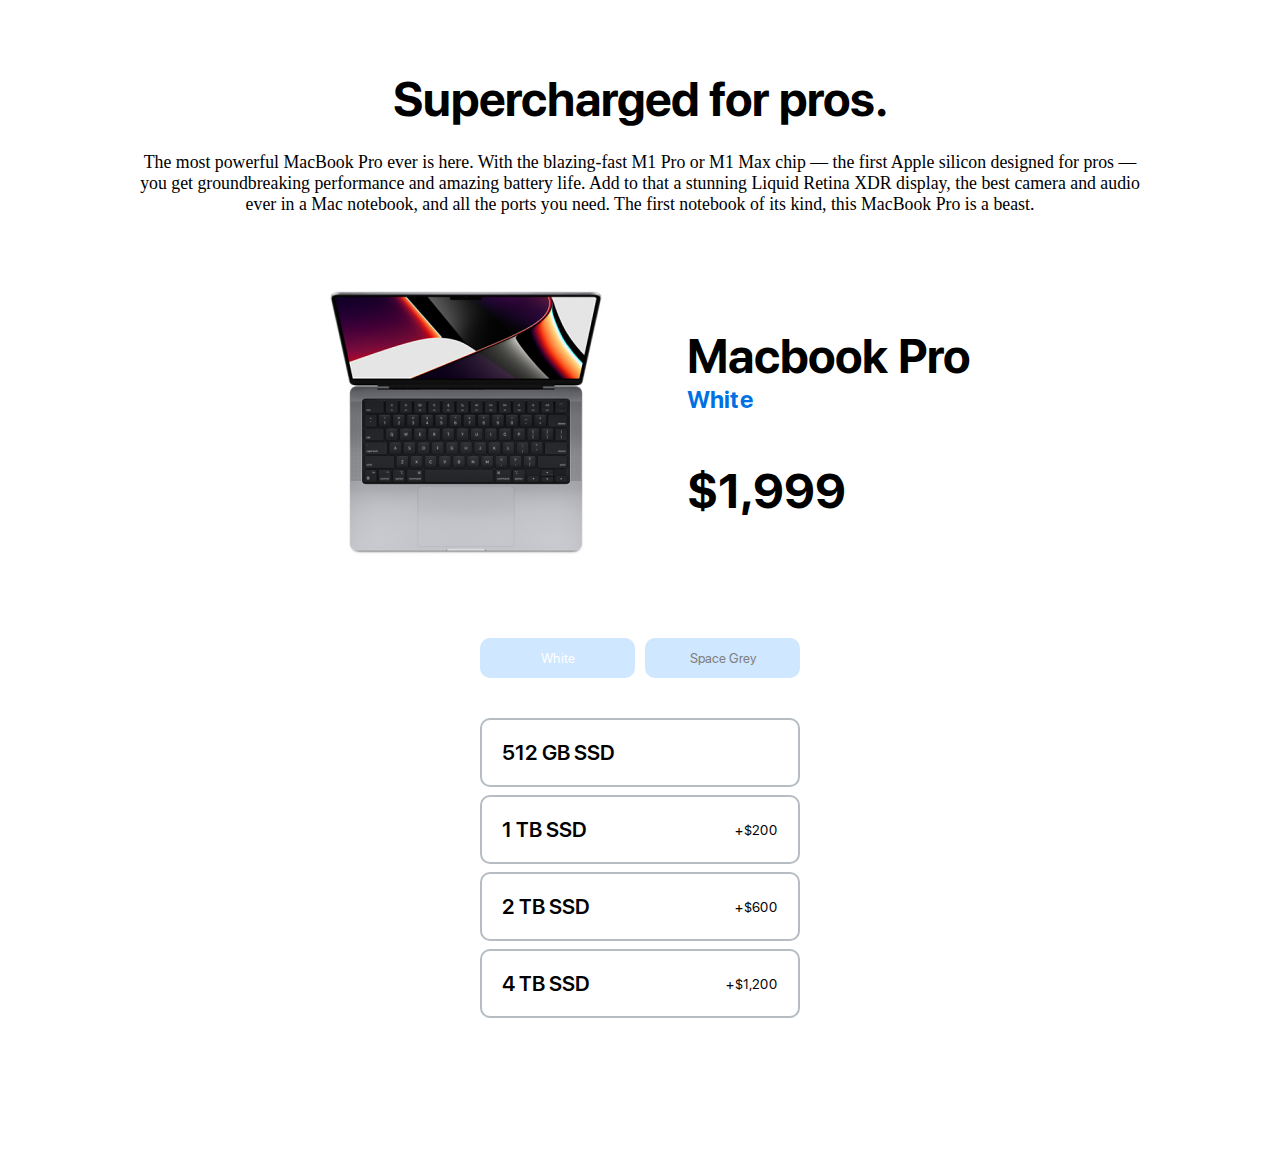
<file: indexMac.html>
<!DOCTYPE html>
<html lang="en">

<head>
    <meta charset="UTF-8">
    <meta name="viewport" content="width=device-width, initial-scale=1.0">
    <title>Document</title>
    <link rel="stylesheet" href="css/index.css">
    <link rel="stylesheet" href="SF Pro Display/stylesheet.css">

</head>

<body>
    <div class="macbook_section">
        <div class="macbook__container">
            <div class="mac-bfe-header">
                <h1>Supercharged for pros.</h1>
                <span>The most powerful MacBook Pro ever is here. With the blazing-fast M1 Pro or M1 Max chip — the
                    first Apple silicon designed for pros — you get groundbreaking performance and amazing battery life.
                    Add to that a stunning Liquid Retina XDR display, the best camera and audio ever in a Mac notebook,
                    and all the ports you need. The first notebook of its kind, this MacBook Pro is a beast.</span>

            </div>


            <div class="macbook-flex-box">
                <div class="macbook-images"></div>

                <div class="macbook-title">
                    <span class="mac-bfe-font">Macbook Pro</span>
                    <span class="white_to_blue">White</span>
                    <span class="mac-bfe-font" id="price" data-value="1999">$1,999</span>
                </div>
            </div>

            <div class="choose-macbook-color">
                <button data-col="White">White</button>
                <button data-col="Gray">Space Grey</button>
            </div>

            <div class="choosing-memory">
                <button class="sdd-storage" data-add="0">
                    <span class="from-selector-title">512 GB SSD</span>
                </button>
                <button class="sdd-storage" data-add="200">
                    <span class="from-selector-title">1 TB SSD</span>
                    <span class="add-price">+$200</span>
                </button>
                <button class="sdd-storage" data-add="600">
                    <span class="from-selector-title">2 TB SSD</span>
                    <span class="add-price">+$600</span>
                </button>
                <button class="sdd-storage" data-add="1200">
                    <span class="from-selector-title">4 TB SSD</span>
                    <span class="add-price">+$1,200</span>
                </button>
            </div>
            
        </div>
    </div>

<script src="indexMac.js"></script>
</body>

</html>
</file>
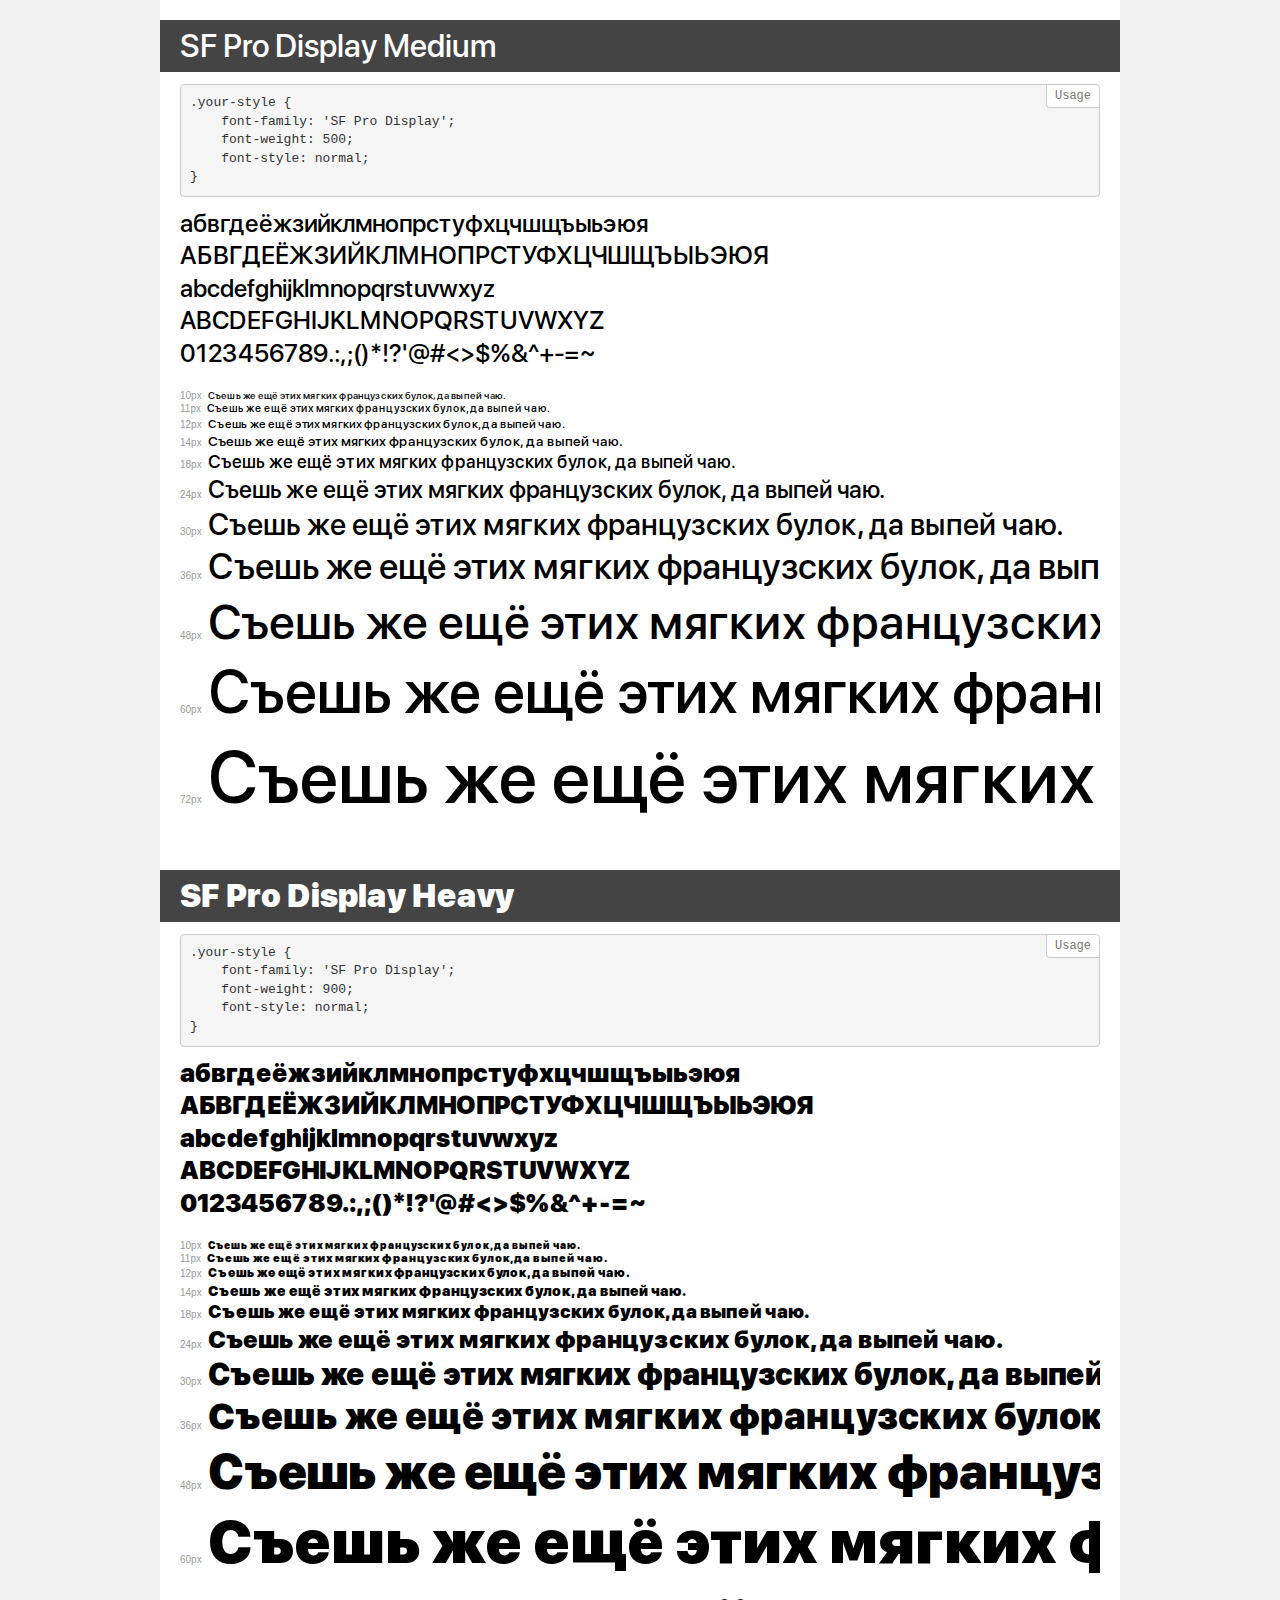
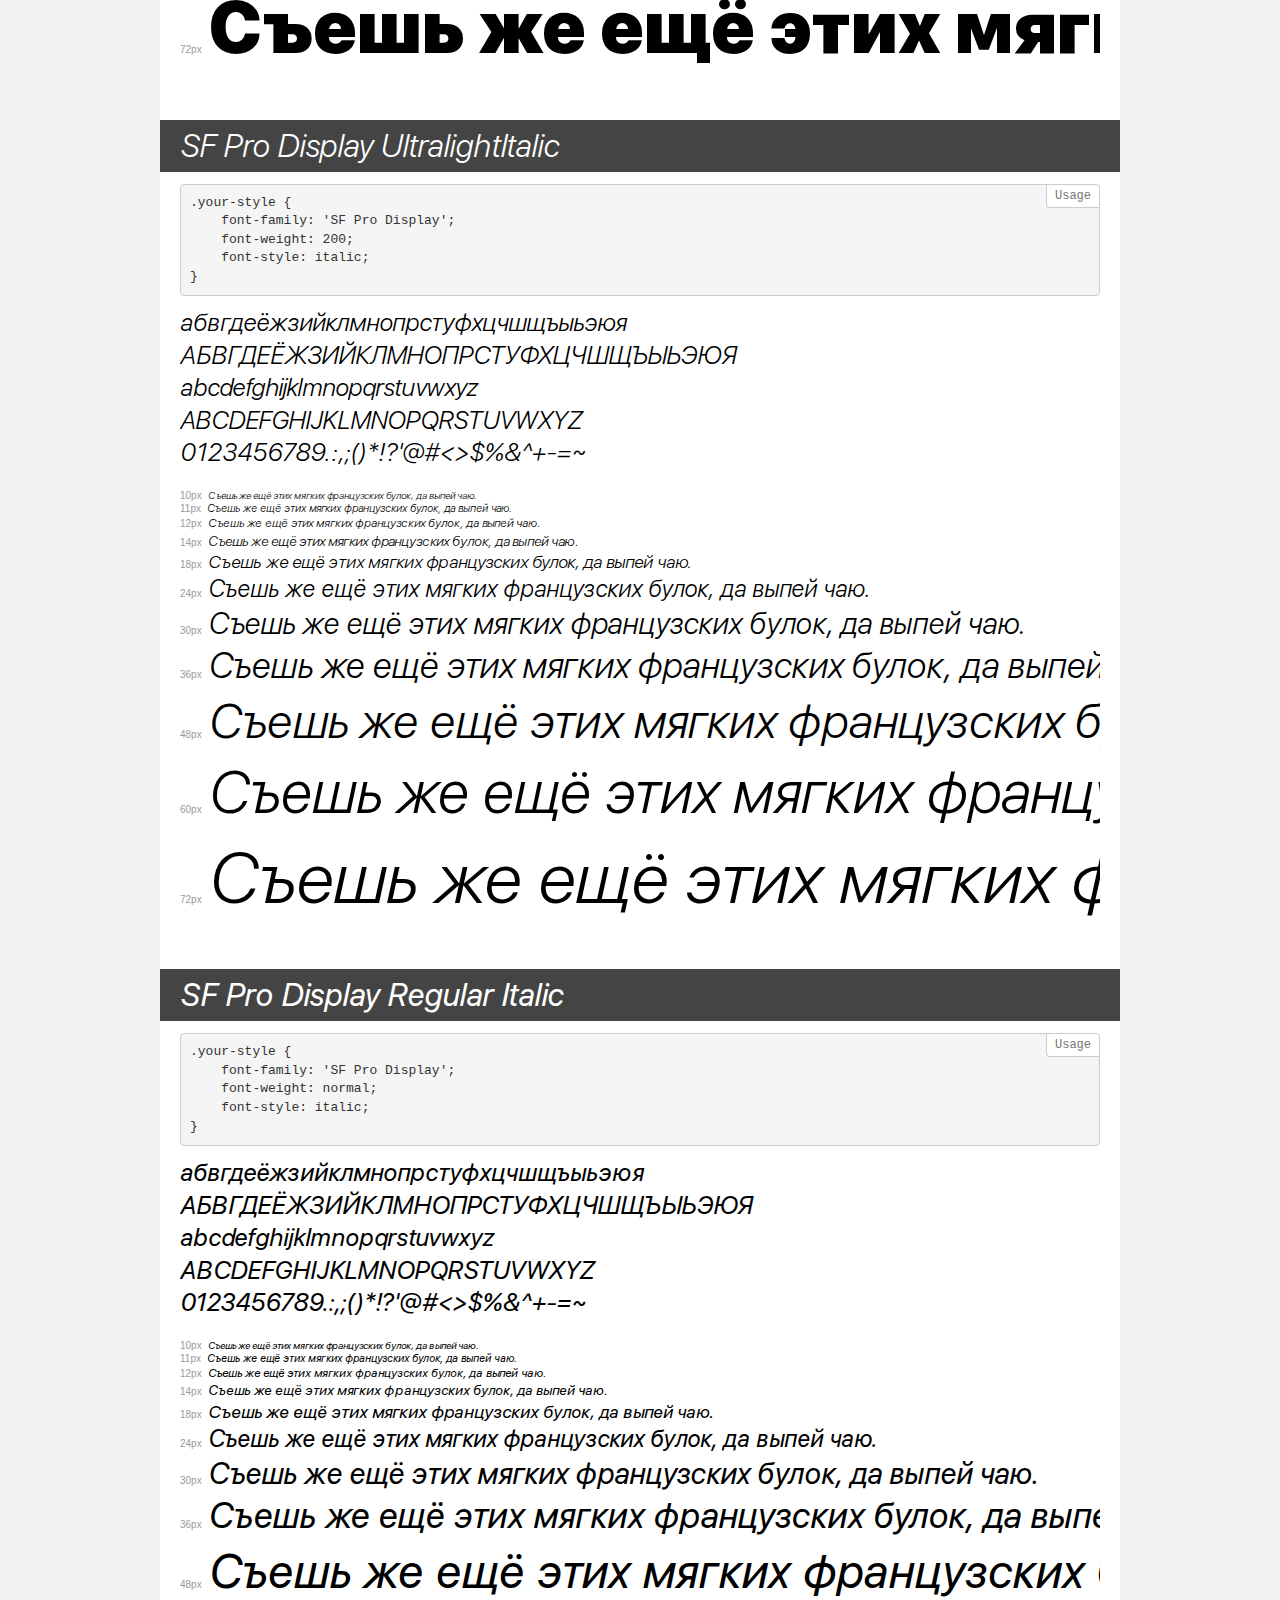
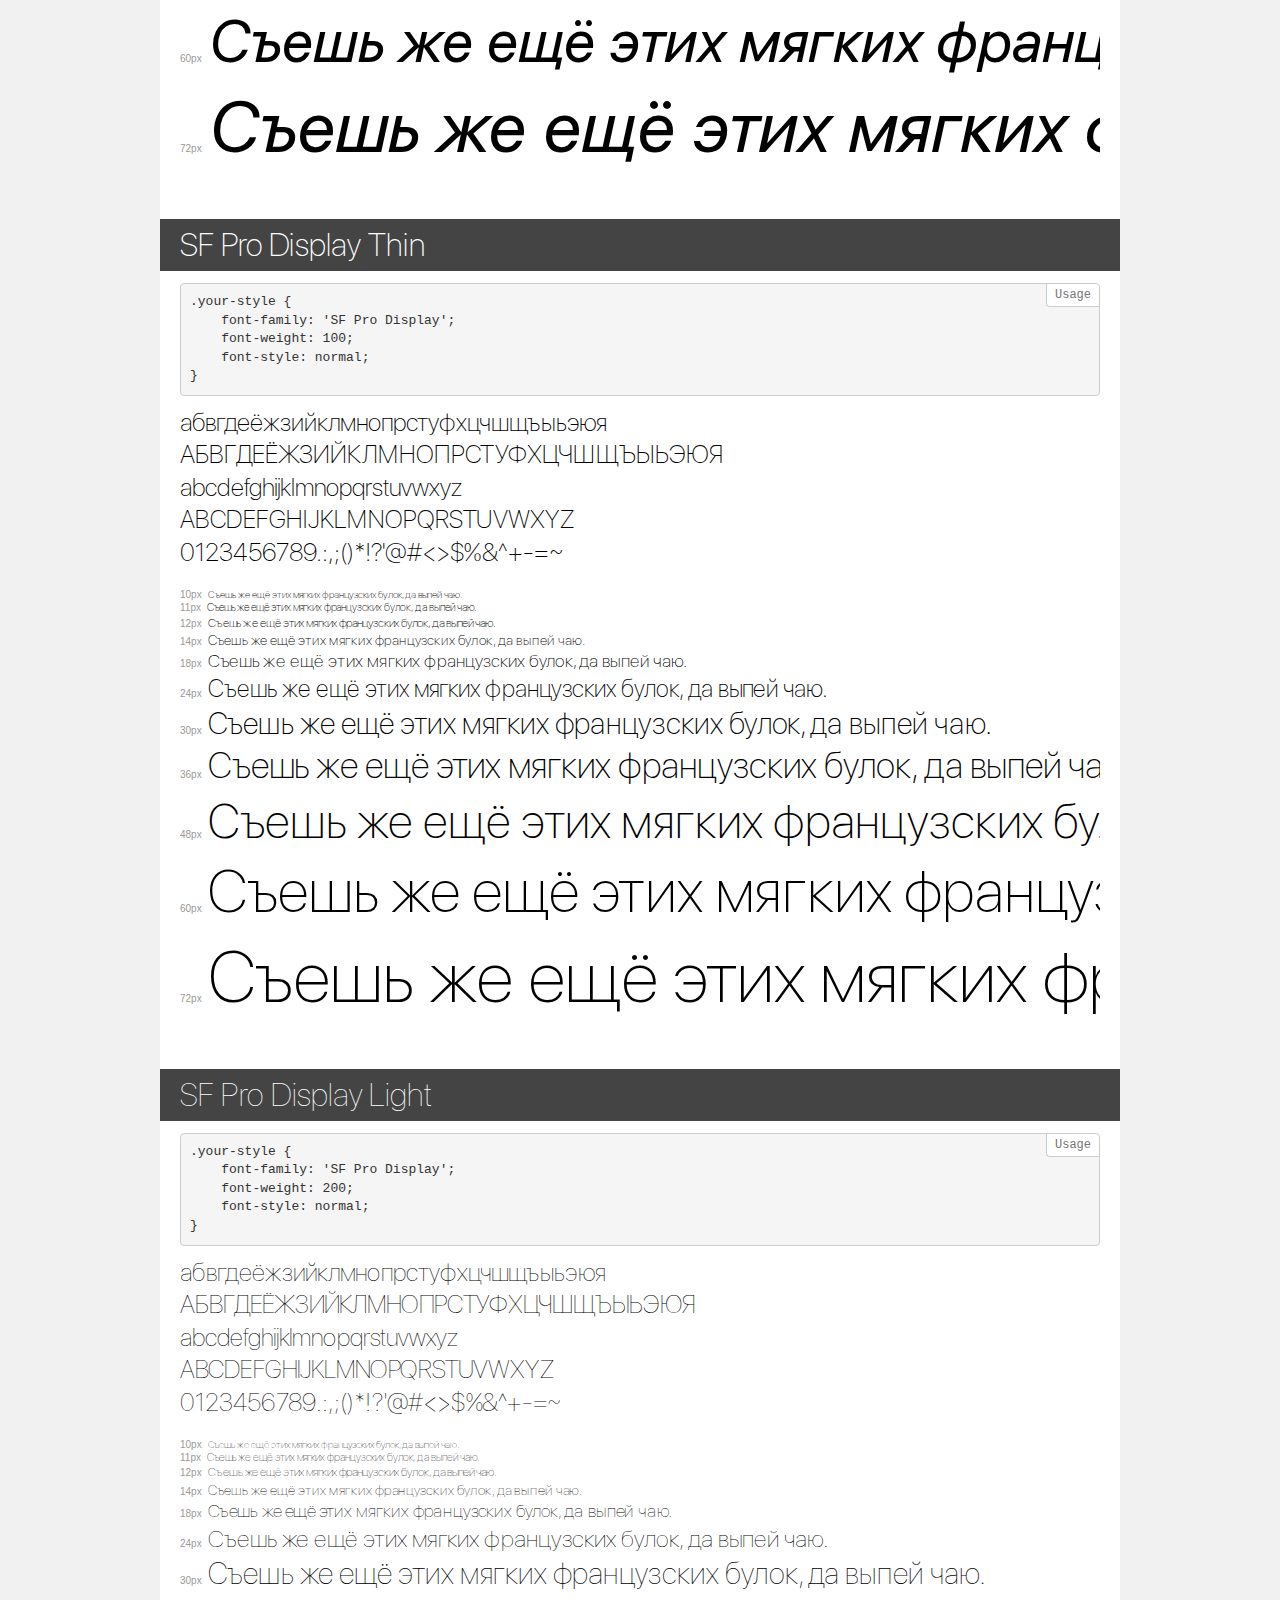
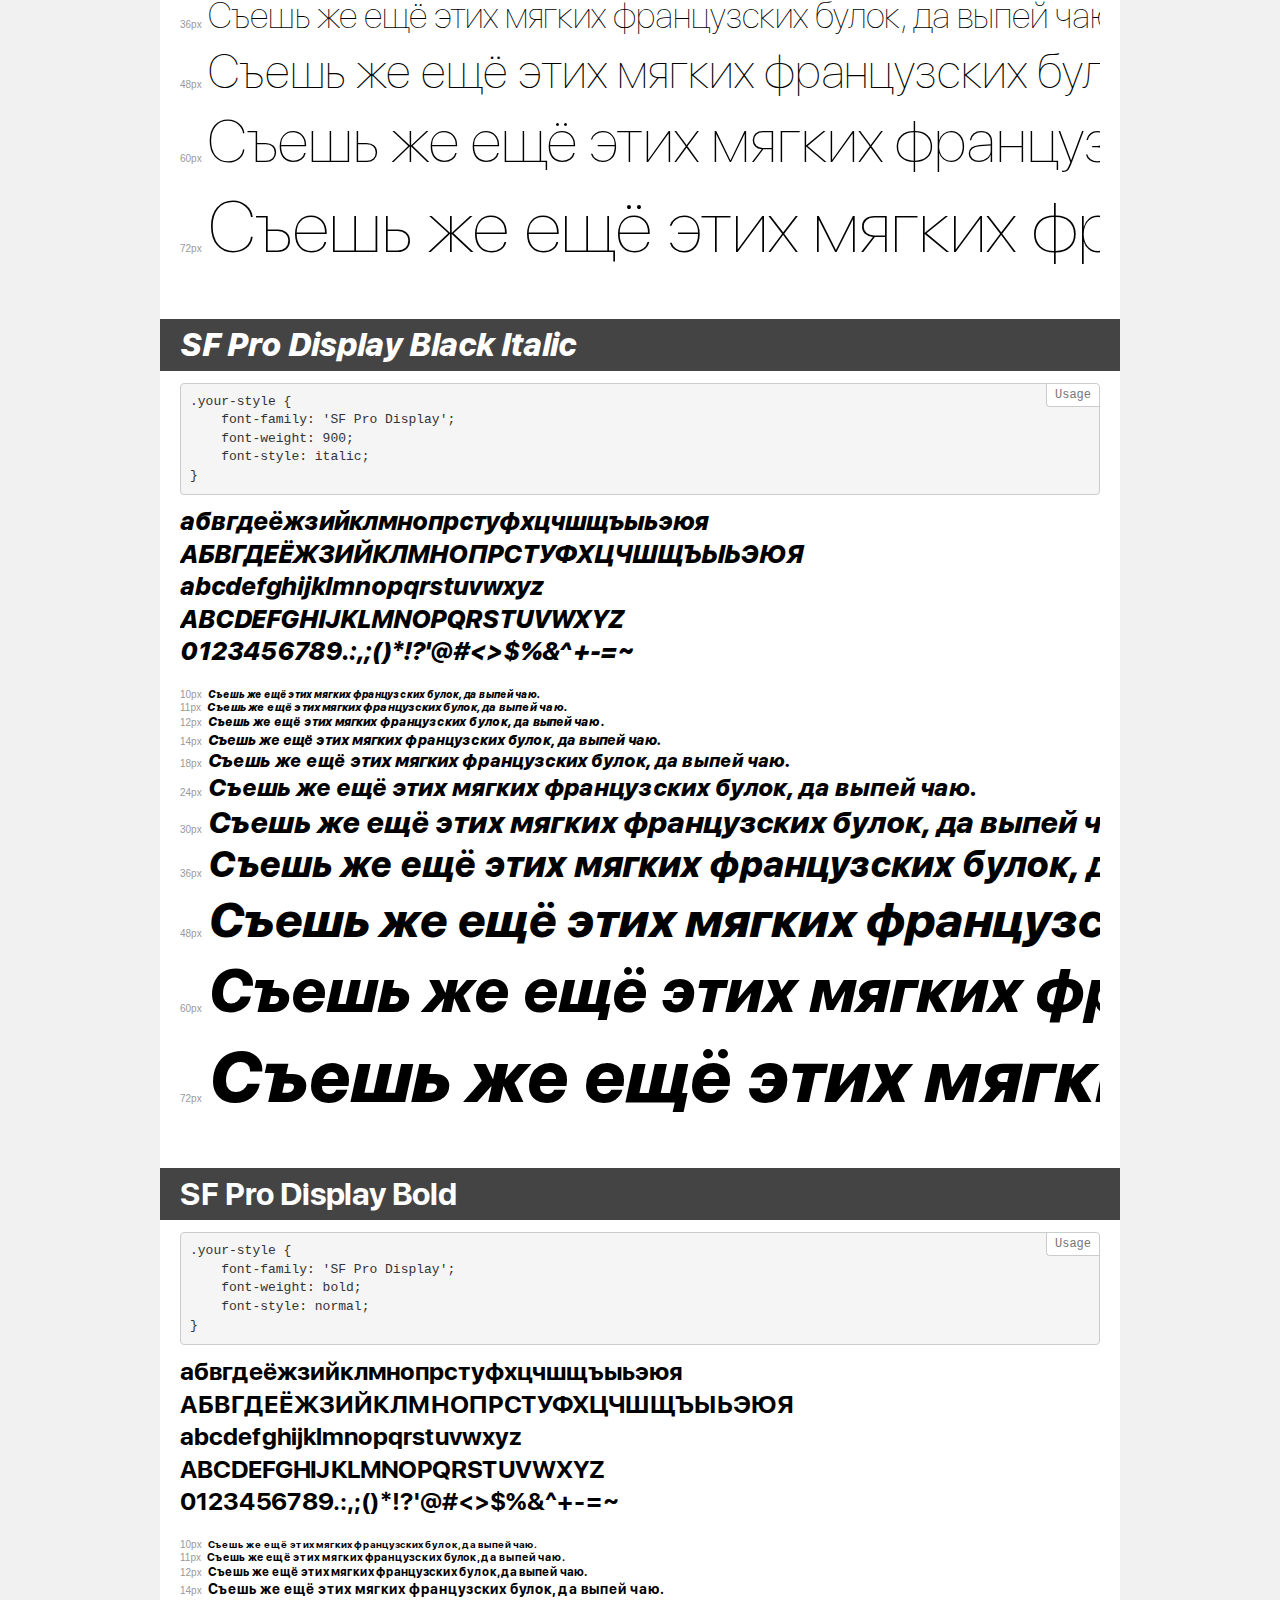
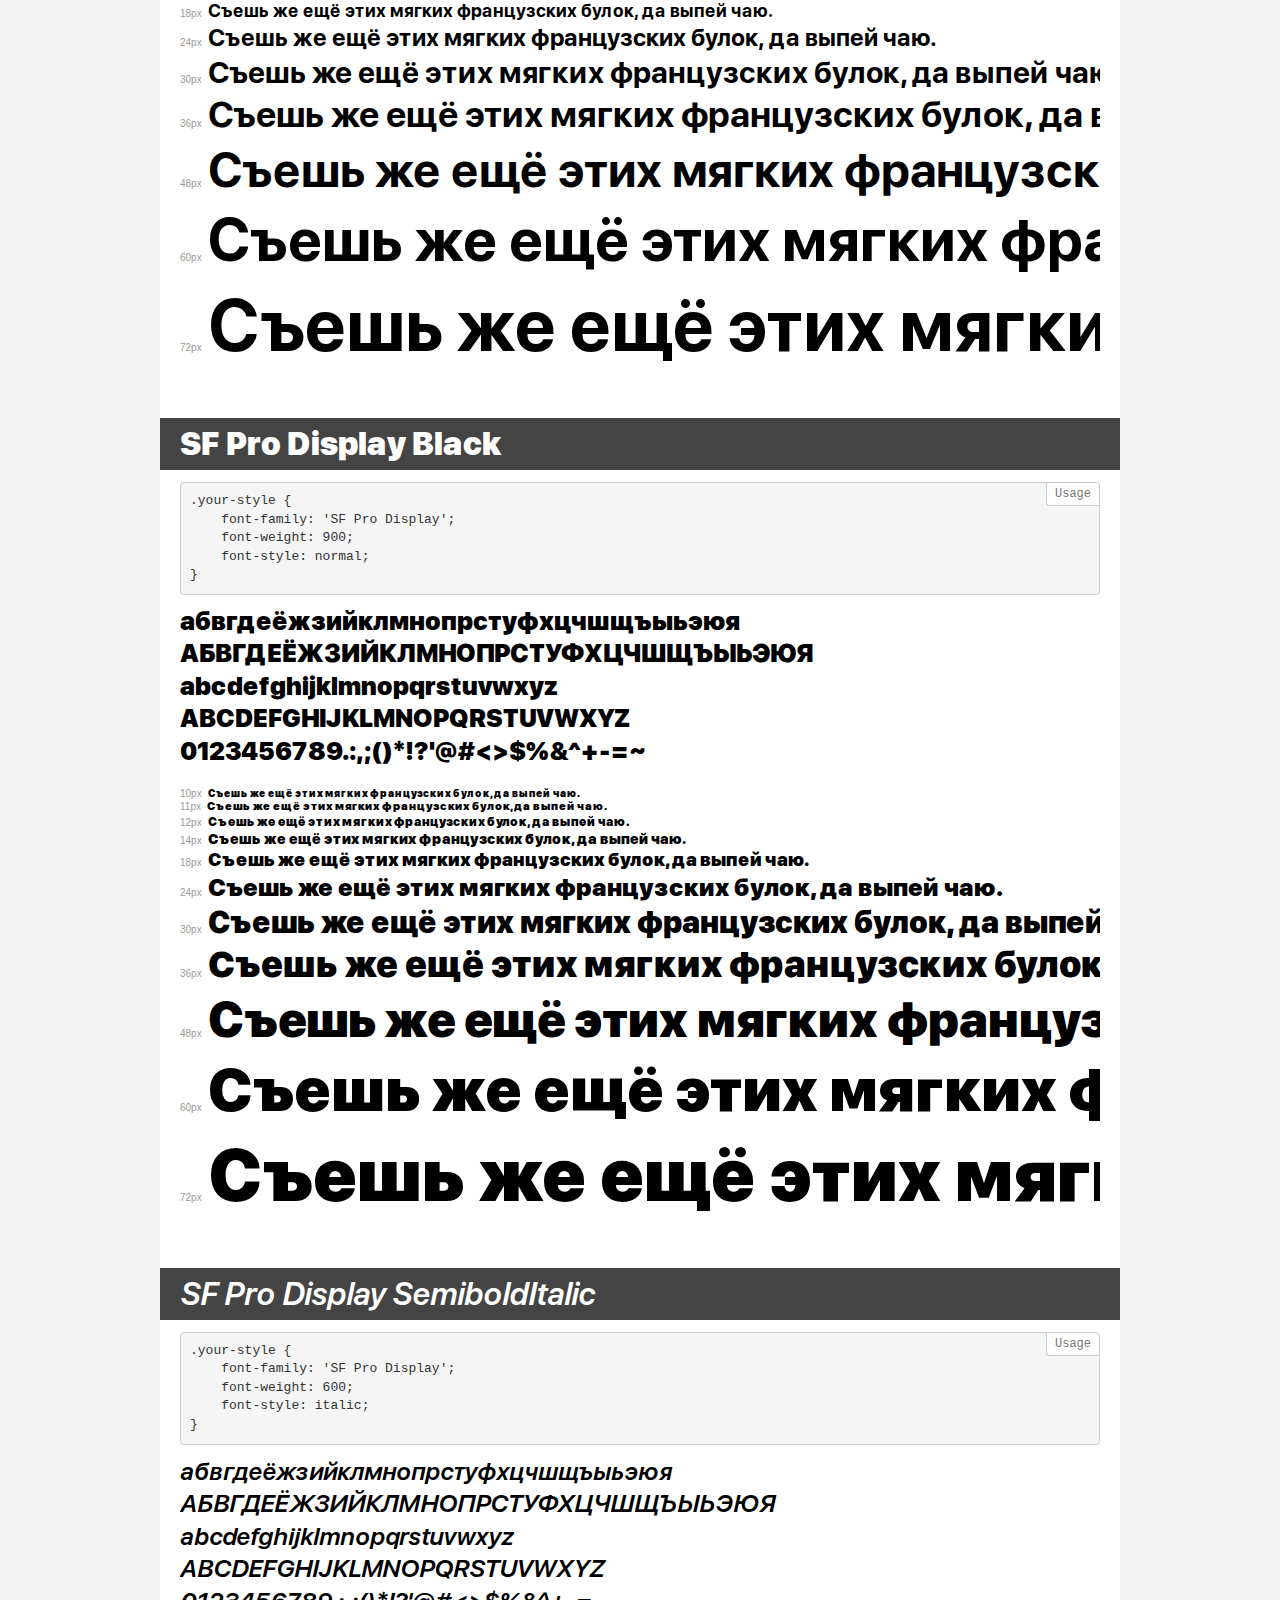
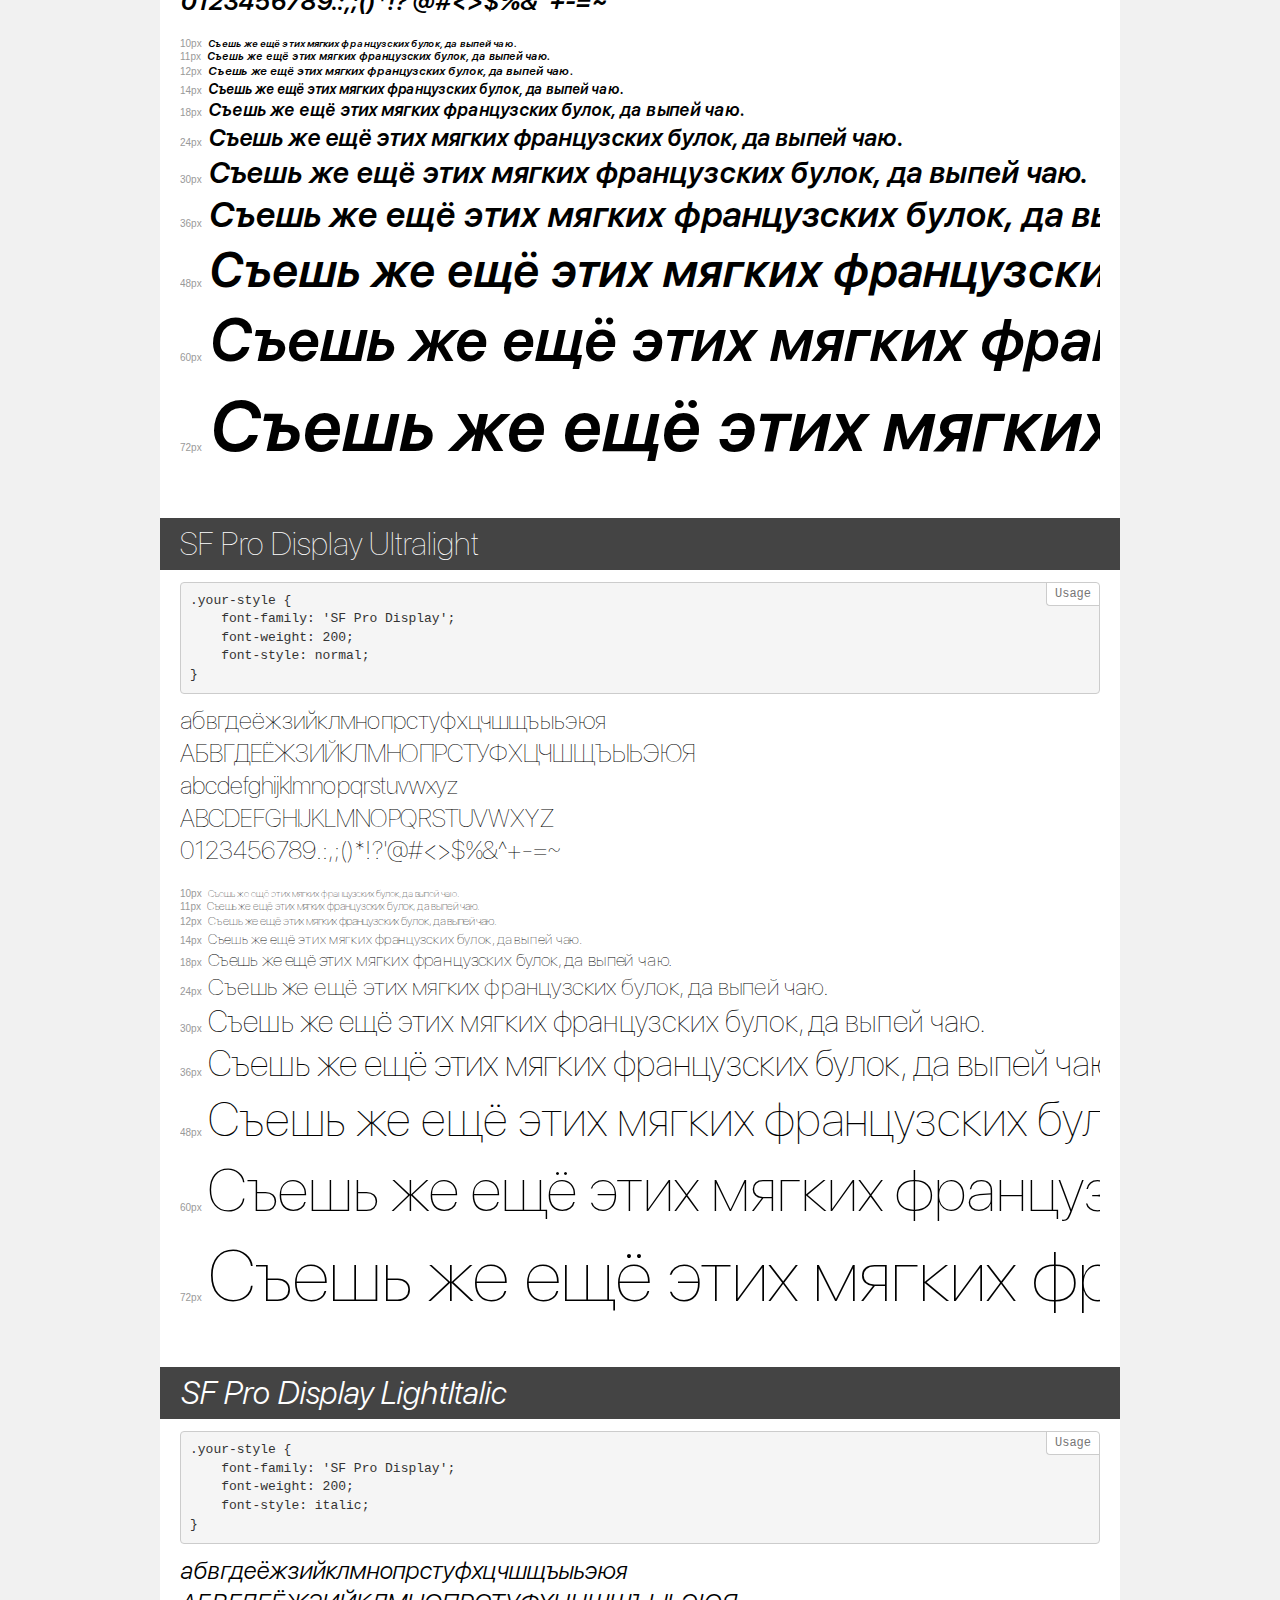
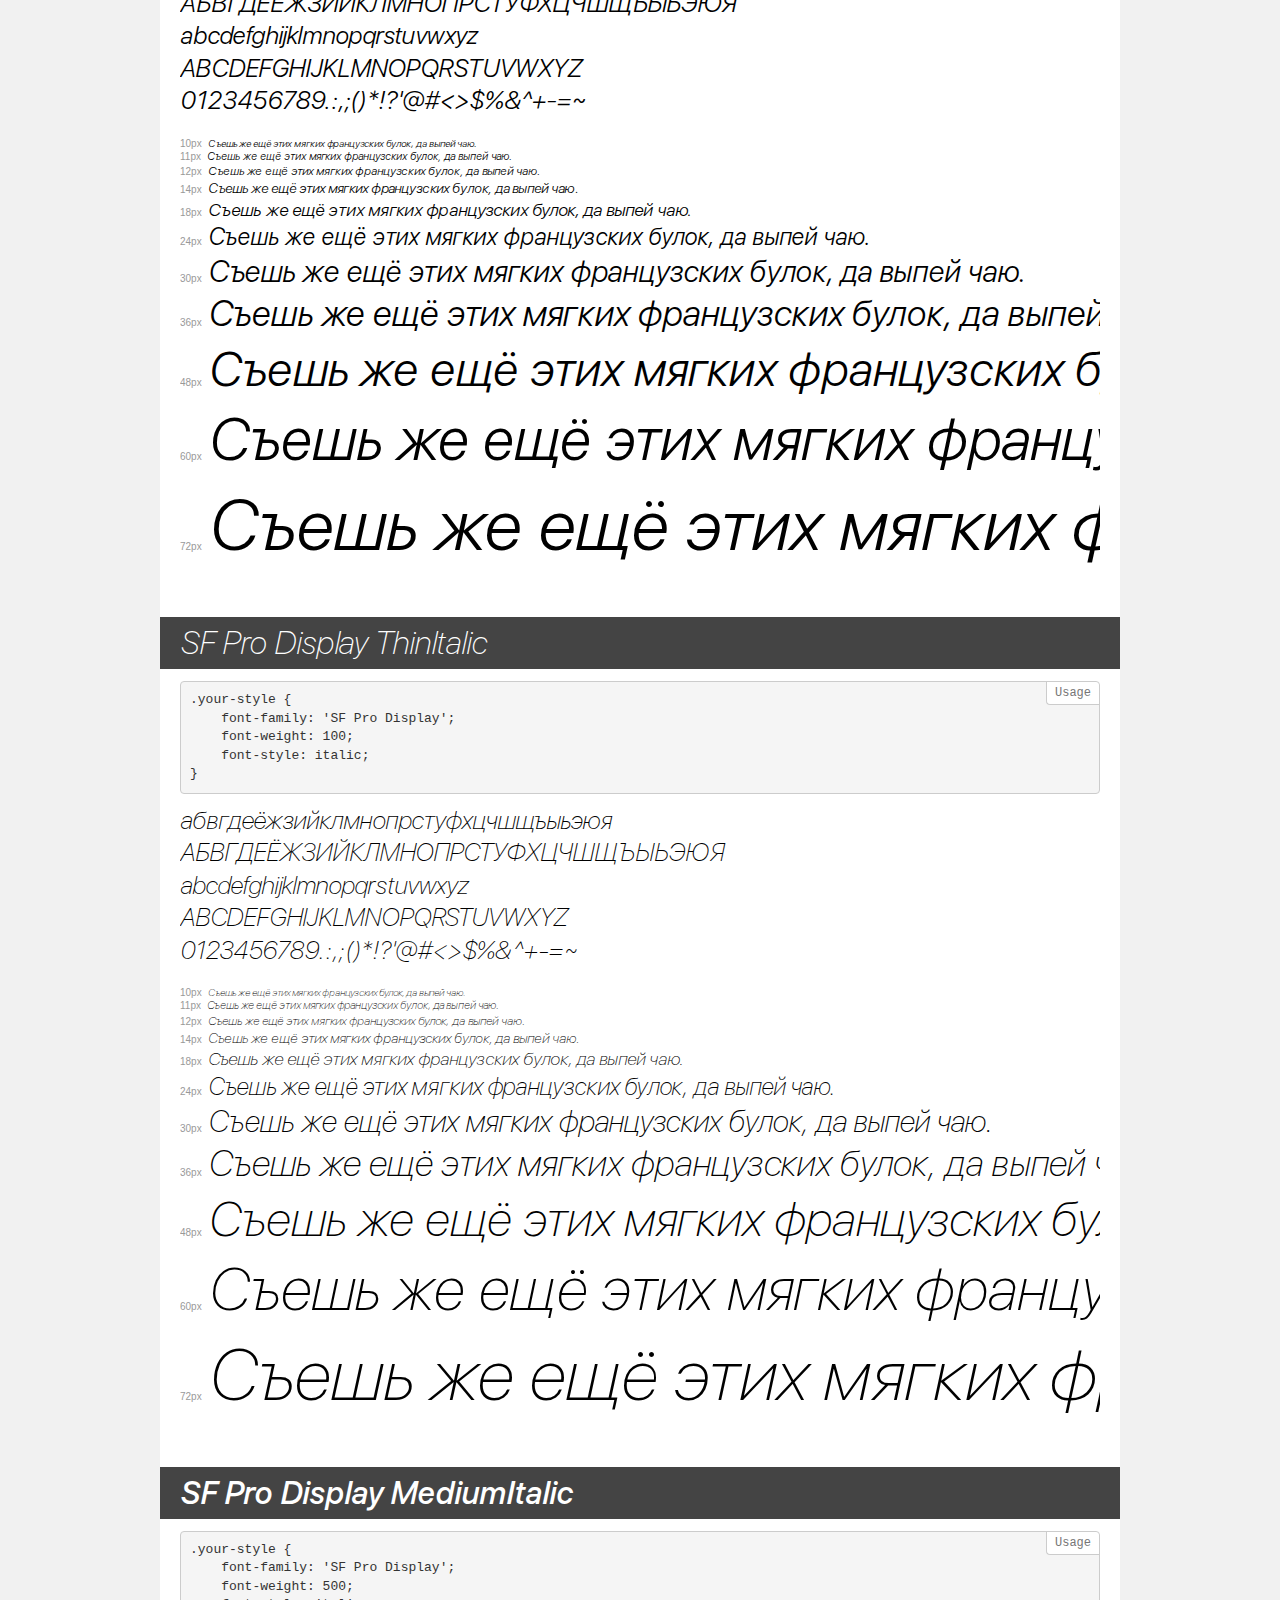
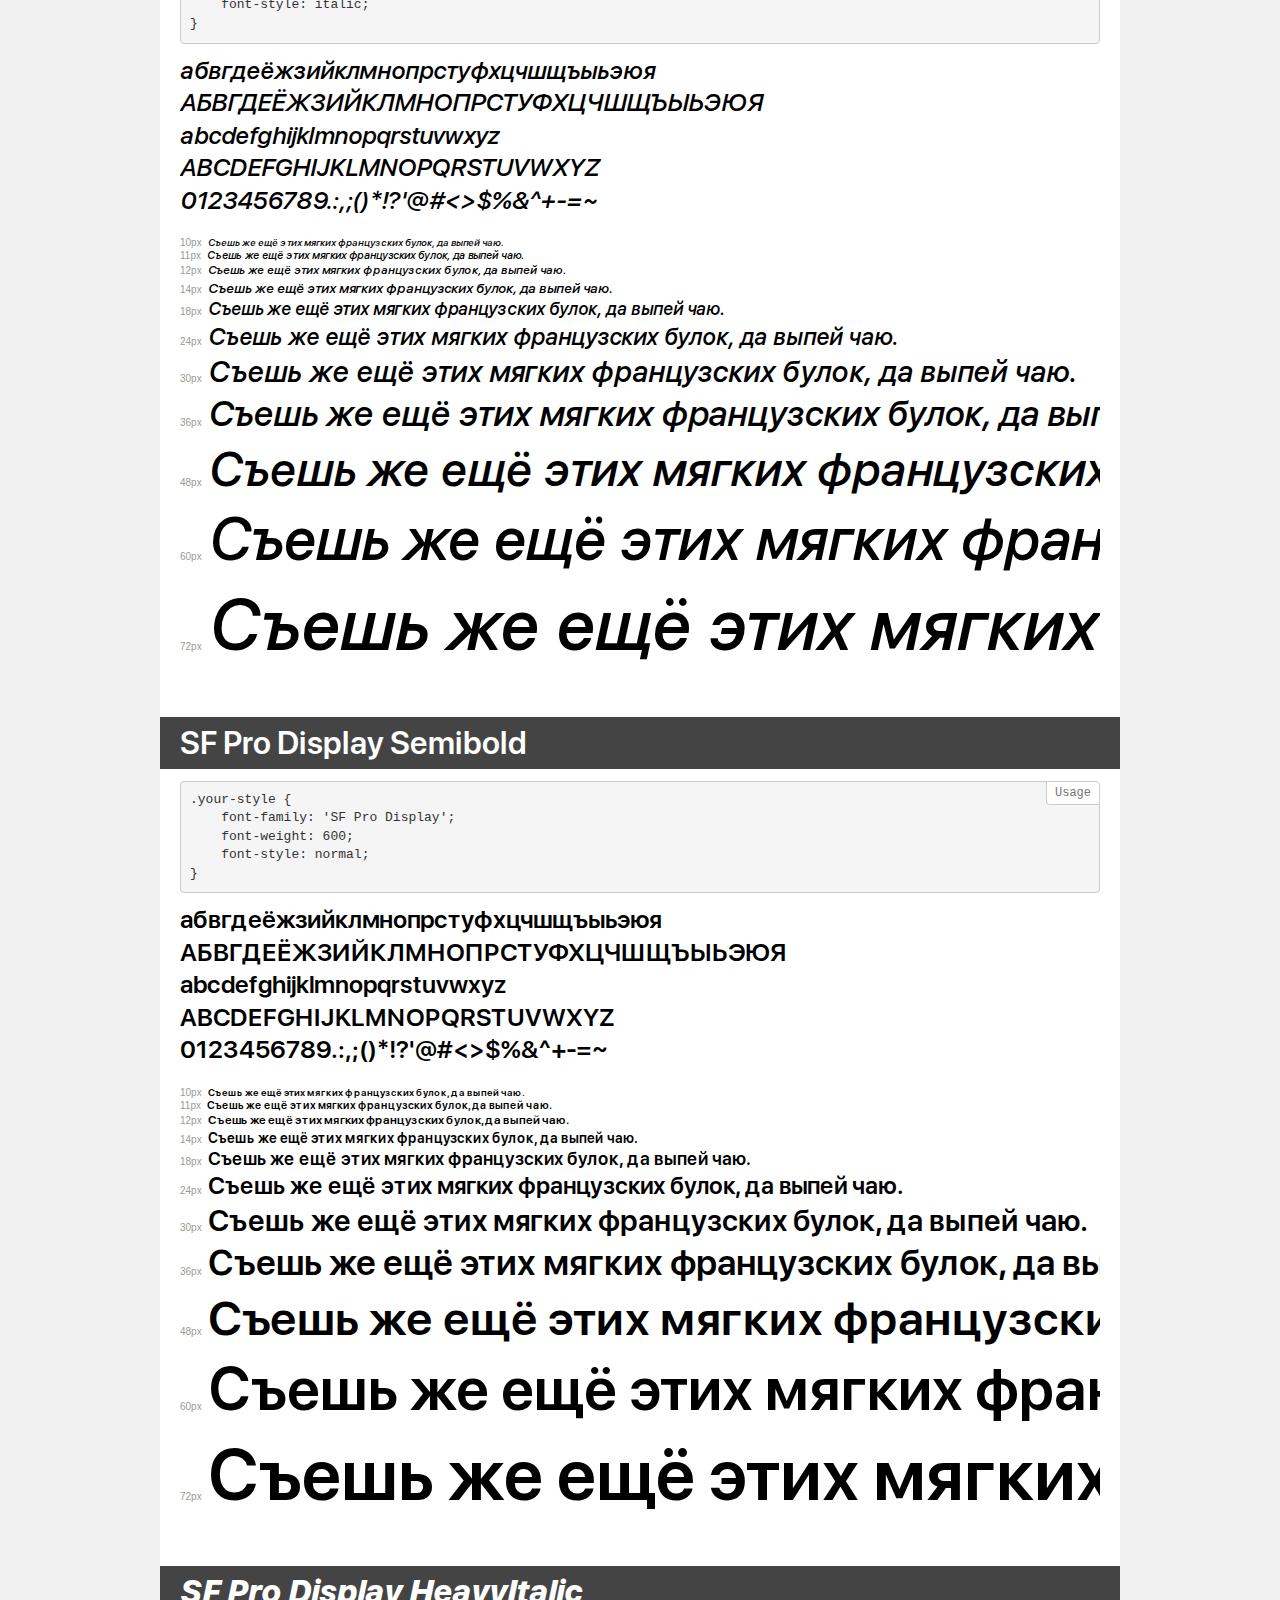
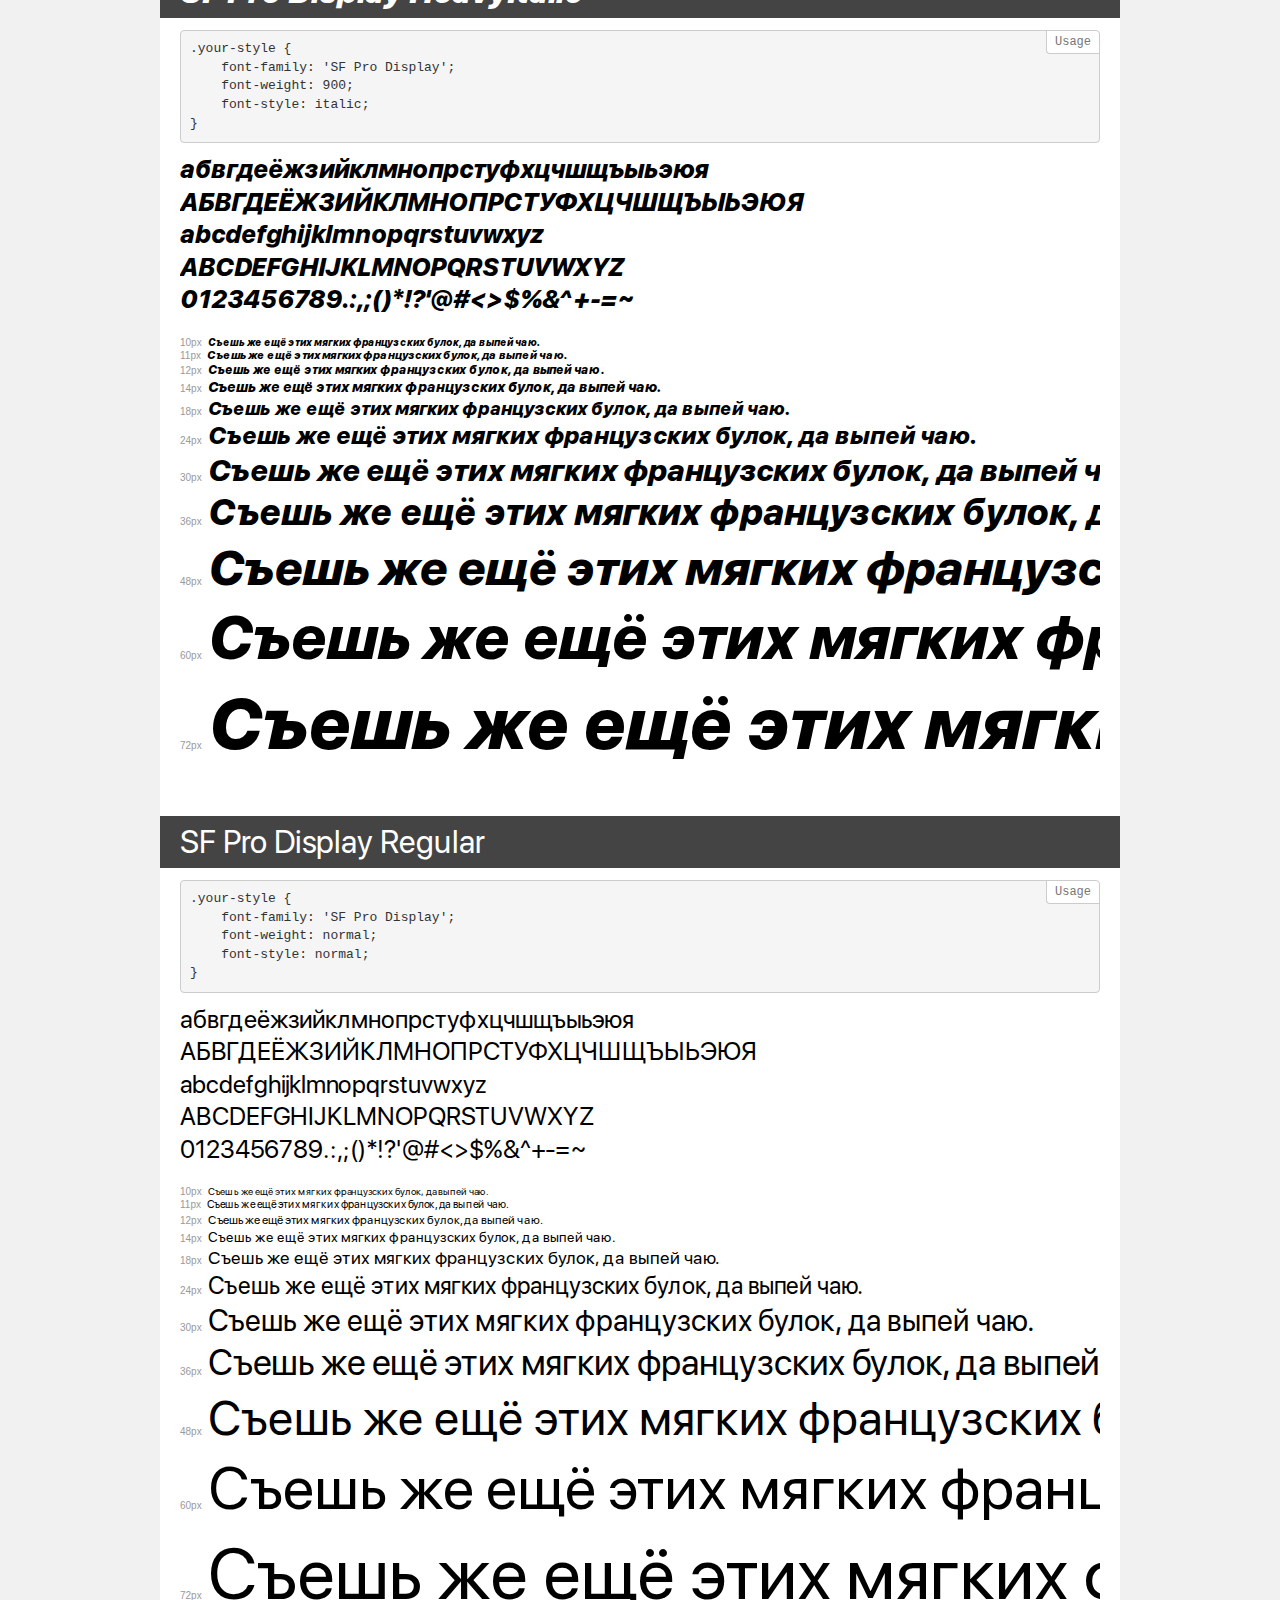
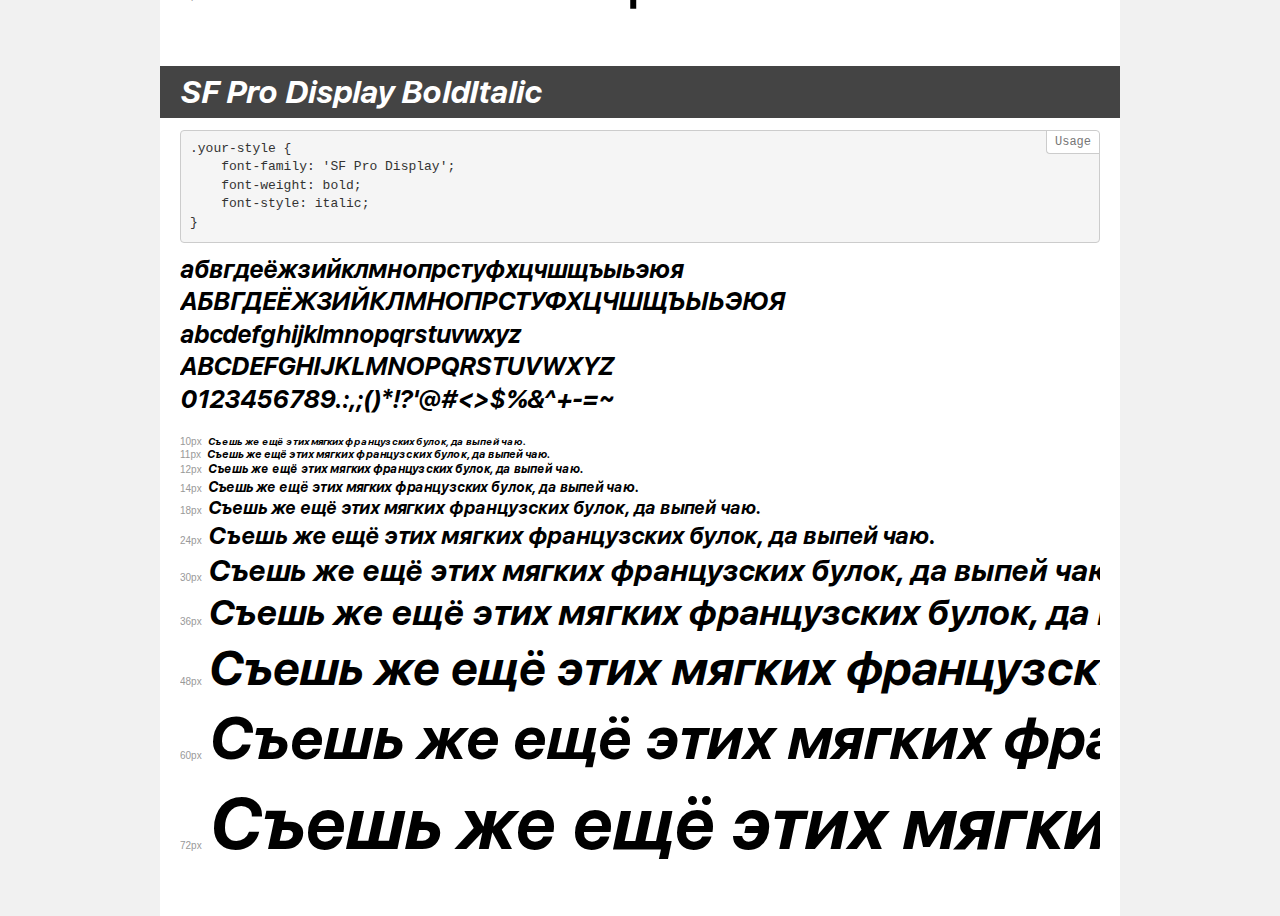
<file: SF Pro Display/demo.html>
<!DOCTYPE html>
<html>
<head>
    <meta charset="utf-8">
    <meta http-equiv="X-UA-Compatible" content="IE=edge">
    <meta name="viewport" content="width=device-width, initial-scale=1">
    <meta name="robots" content="noindex, noarchive">
    <meta name="format-detection" content="telephone=no">
    <title>Transfonter demo</title>
    <link href="stylesheet.css" rel="stylesheet">
    <style>
        /*
        http://meyerweb.com/eric/tools/css/reset/
        v2.0 | 20110126
        License: none (public domain)
        */
        html, body, div, span, applet, object, iframe,
        h1, h2, h3, h4, h5, h6, p, blockquote, pre,
        a, abbr, acronym, address, big, cite, code,
        del, dfn, em, img, ins, kbd, q, s, samp,
        small, strike, strong, sub, sup, tt, var,
        b, u, i, center,
        dl, dt, dd, ol, ul, li,
        fieldset, form, label, legend,
        table, caption, tbody, tfoot, thead, tr, th, td,
        article, aside, canvas, details, embed,
        figure, figcaption, footer, header, hgroup,
        menu, nav, output, ruby, section, summary,
        time, mark, audio, video {
            margin: 0;
            padding: 0;
            border: 0;
            font-size: 100%;
            font: inherit;
            vertical-align: baseline;
        }
        /* HTML5 display-role reset for older browsers */
        article, aside, details, figcaption, figure,
        footer, header, hgroup, menu, nav, section {
            display: block;
        }
        body {
            line-height: 1;
        }
        ol, ul {
            list-style: none;
        }
        blockquote, q {
            quotes: none;
        }
        blockquote:before, blockquote:after,
        q:before, q:after {
            content: '';
            content: none;
        }
        table {
            border-collapse: collapse;
            border-spacing: 0;
        }
        /* common styles */
        body {
            background: #f1f1f1;
            color: #000;
        }
        .page {
            background: #fff;
            width: 920px;
            margin: 0 auto;
            padding: 20px 20px 0 20px;
            overflow: hidden;
        }
        .font-container {
            overflow-x: auto;
            overflow-y: hidden;
            margin-bottom: 40px;
            line-height: 1.3;
            white-space: nowrap;
            padding-bottom: 5px;
        }
        h1 {
            position: relative;
            background: #444;
            font-size: 32px;
            color: #fff;
            padding: 10px 20px;
            margin: 0 -20px 12px -20px;
        }
        .letters {
            font-size: 25px;
            margin-bottom: 20px;
        }
        .s10:before {
            content: '10px';
        }
        .s11:before {
            content: '11px';
        }
        .s12:before {
            content: '12px';
        }
        .s14:before {
            content: '14px';
        }
        .s18:before {
            content: '18px';
        }
        .s24:before {
            content: '24px';
        }
        .s30:before {
            content: '30px';
        }
        .s36:before {
            content: '36px';
        }
        .s48:before {
            content: '48px';
        }
        .s60:before {
            content: '60px';
        }
        .s72:before {
            content: '72px';
        }
        .s10:before, .s11:before, .s12:before, .s14:before,
        .s18:before, .s24:before, .s30:before, .s36:before,
        .s48:before, .s60:before, .s72:before {
            font-family: Arial, sans-serif;
            font-size: 10px;
            font-weight: normal;
            font-style: normal;
            color: #999;
            padding-right: 6px;
        }
        pre {
            display: block;
            position: relative;
            padding: 9px;
            margin: 0 0 10px;
            font-family: Monaco, Menlo, Consolas, "Courier New", monospace !important;
            font-size: 13px;
            line-height: 1.428571429;
            color: #333;
            font-weight: normal !important;
            font-style: normal !important;
            background-color: #f5f5f5;
            border: 1px solid #ccc;
            overflow-x: auto;
            border-radius: 4px;
        }
        pre:after {
            display: block;
            position: absolute;
            right: 0;
            top: 0;
            content: 'Usage';
            line-height: 1;
            padding: 5px 8px;
            font-size: 12px;
            color: #767676;
            background-color: #fff;
            border: 1px solid #ccc;
            border-right: none;
            border-top: none;
            border-radius: 0 4px 0 4px;
            z-index: 10;
        }
        /* responsive */
        @media (max-width: 959px) {
            .page {
                width: auto;
                margin: 0;
            }
        }
    </style>
</head>
<body>
<div class="page">
    <div class="demo" style="font-family: 'SF Pro Display'; font-weight: 500; font-style: normal;">
        <h1>SF Pro Display Medium</h1>
        <pre>.your-style {
    font-family: 'SF Pro Display';
    font-weight: 500;
    font-style: normal;
}</pre>
        <div class="font-container">
            <p class="letters">
                абвгдеёжзийклмнопрстуфхцчшщъыьэюя<br>
АБВГДЕЁЖЗИЙКЛМНОПРСТУФХЦЧШЩЪЫЬЭЮЯ<br>
abcdefghijklmnopqrstuvwxyz<br>
ABCDEFGHIJKLMNOPQRSTUVWXYZ<br>
                0123456789.:,;()*!?'@#<>$%&^+-=~
            </p>
            <p class="s10" style="font-size: 10px;">Съешь же ещё этих мягких французских булок, да выпей чаю.</p>
            <p class="s11" style="font-size: 11px;">Съешь же ещё этих мягких французских булок, да выпей чаю.</p>
            <p class="s12" style="font-size: 12px;">Съешь же ещё этих мягких французских булок, да выпей чаю.</p>
            <p class="s14" style="font-size: 14px;">Съешь же ещё этих мягких французских булок, да выпей чаю.</p>
            <p class="s18" style="font-size: 18px;">Съешь же ещё этих мягких французских булок, да выпей чаю.</p>
            <p class="s24" style="font-size: 24px;">Съешь же ещё этих мягких французских булок, да выпей чаю.</p>
            <p class="s30" style="font-size: 30px;">Съешь же ещё этих мягких французских булок, да выпей чаю.</p>
            <p class="s36" style="font-size: 36px;">Съешь же ещё этих мягких французских булок, да выпей чаю.</p>
            <p class="s48" style="font-size: 48px;">Съешь же ещё этих мягких французских булок, да выпей чаю.</p>
            <p class="s60" style="font-size: 60px;">Съешь же ещё этих мягких французских булок, да выпей чаю.</p>
            <p class="s72" style="font-size: 72px;">Съешь же ещё этих мягких французских булок, да выпей чаю.</p>
        </div>
    </div>
    <div class="demo" style="font-family: 'SF Pro Display'; font-weight: 900; font-style: normal;">
        <h1>SF Pro Display Heavy</h1>
        <pre>.your-style {
    font-family: 'SF Pro Display';
    font-weight: 900;
    font-style: normal;
}</pre>
        <div class="font-container">
            <p class="letters">
                абвгдеёжзийклмнопрстуфхцчшщъыьэюя<br>
АБВГДЕЁЖЗИЙКЛМНОПРСТУФХЦЧШЩЪЫЬЭЮЯ<br>
abcdefghijklmnopqrstuvwxyz<br>
ABCDEFGHIJKLMNOPQRSTUVWXYZ<br>
                0123456789.:,;()*!?'@#<>$%&^+-=~
            </p>
            <p class="s10" style="font-size: 10px;">Съешь же ещё этих мягких французских булок, да выпей чаю.</p>
            <p class="s11" style="font-size: 11px;">Съешь же ещё этих мягких французских булок, да выпей чаю.</p>
            <p class="s12" style="font-size: 12px;">Съешь же ещё этих мягких французских булок, да выпей чаю.</p>
            <p class="s14" style="font-size: 14px;">Съешь же ещё этих мягких французских булок, да выпей чаю.</p>
            <p class="s18" style="font-size: 18px;">Съешь же ещё этих мягких французских булок, да выпей чаю.</p>
            <p class="s24" style="font-size: 24px;">Съешь же ещё этих мягких французских булок, да выпей чаю.</p>
            <p class="s30" style="font-size: 30px;">Съешь же ещё этих мягких французских булок, да выпей чаю.</p>
            <p class="s36" style="font-size: 36px;">Съешь же ещё этих мягких французских булок, да выпей чаю.</p>
            <p class="s48" style="font-size: 48px;">Съешь же ещё этих мягких французских булок, да выпей чаю.</p>
            <p class="s60" style="font-size: 60px;">Съешь же ещё этих мягких французских булок, да выпей чаю.</p>
            <p class="s72" style="font-size: 72px;">Съешь же ещё этих мягких французских булок, да выпей чаю.</p>
        </div>
    </div>
    <div class="demo" style="font-family: 'SF Pro Display'; font-weight: 200; font-style: italic;">
        <h1>SF Pro Display UltralightItalic</h1>
        <pre>.your-style {
    font-family: 'SF Pro Display';
    font-weight: 200;
    font-style: italic;
}</pre>
        <div class="font-container">
            <p class="letters">
                абвгдеёжзийклмнопрстуфхцчшщъыьэюя<br>
АБВГДЕЁЖЗИЙКЛМНОПРСТУФХЦЧШЩЪЫЬЭЮЯ<br>
abcdefghijklmnopqrstuvwxyz<br>
ABCDEFGHIJKLMNOPQRSTUVWXYZ<br>
                0123456789.:,;()*!?'@#<>$%&^+-=~
            </p>
            <p class="s10" style="font-size: 10px;">Съешь же ещё этих мягких французских булок, да выпей чаю.</p>
            <p class="s11" style="font-size: 11px;">Съешь же ещё этих мягких французских булок, да выпей чаю.</p>
            <p class="s12" style="font-size: 12px;">Съешь же ещё этих мягких французских булок, да выпей чаю.</p>
            <p class="s14" style="font-size: 14px;">Съешь же ещё этих мягких французских булок, да выпей чаю.</p>
            <p class="s18" style="font-size: 18px;">Съешь же ещё этих мягких французских булок, да выпей чаю.</p>
            <p class="s24" style="font-size: 24px;">Съешь же ещё этих мягких французских булок, да выпей чаю.</p>
            <p class="s30" style="font-size: 30px;">Съешь же ещё этих мягких французских булок, да выпей чаю.</p>
            <p class="s36" style="font-size: 36px;">Съешь же ещё этих мягких французских булок, да выпей чаю.</p>
            <p class="s48" style="font-size: 48px;">Съешь же ещё этих мягких французских булок, да выпей чаю.</p>
            <p class="s60" style="font-size: 60px;">Съешь же ещё этих мягких французских булок, да выпей чаю.</p>
            <p class="s72" style="font-size: 72px;">Съешь же ещё этих мягких французских булок, да выпей чаю.</p>
        </div>
    </div>
    <div class="demo" style="font-family: 'SF Pro Display'; font-weight: normal; font-style: italic;">
        <h1>SF Pro Display Regular Italic</h1>
        <pre>.your-style {
    font-family: 'SF Pro Display';
    font-weight: normal;
    font-style: italic;
}</pre>
        <div class="font-container">
            <p class="letters">
                абвгдеёжзийклмнопрстуфхцчшщъыьэюя<br>
АБВГДЕЁЖЗИЙКЛМНОПРСТУФХЦЧШЩЪЫЬЭЮЯ<br>
abcdefghijklmnopqrstuvwxyz<br>
ABCDEFGHIJKLMNOPQRSTUVWXYZ<br>
                0123456789.:,;()*!?'@#<>$%&^+-=~
            </p>
            <p class="s10" style="font-size: 10px;">Съешь же ещё этих мягких французских булок, да выпей чаю.</p>
            <p class="s11" style="font-size: 11px;">Съешь же ещё этих мягких французских булок, да выпей чаю.</p>
            <p class="s12" style="font-size: 12px;">Съешь же ещё этих мягких французских булок, да выпей чаю.</p>
            <p class="s14" style="font-size: 14px;">Съешь же ещё этих мягких французских булок, да выпей чаю.</p>
            <p class="s18" style="font-size: 18px;">Съешь же ещё этих мягких французских булок, да выпей чаю.</p>
            <p class="s24" style="font-size: 24px;">Съешь же ещё этих мягких французских булок, да выпей чаю.</p>
            <p class="s30" style="font-size: 30px;">Съешь же ещё этих мягких французских булок, да выпей чаю.</p>
            <p class="s36" style="font-size: 36px;">Съешь же ещё этих мягких французских булок, да выпей чаю.</p>
            <p class="s48" style="font-size: 48px;">Съешь же ещё этих мягких французских булок, да выпей чаю.</p>
            <p class="s60" style="font-size: 60px;">Съешь же ещё этих мягких французских булок, да выпей чаю.</p>
            <p class="s72" style="font-size: 72px;">Съешь же ещё этих мягких французских булок, да выпей чаю.</p>
        </div>
    </div>
    <div class="demo" style="font-family: 'SF Pro Display'; font-weight: 100; font-style: normal;">
        <h1>SF Pro Display Thin</h1>
        <pre>.your-style {
    font-family: 'SF Pro Display';
    font-weight: 100;
    font-style: normal;
}</pre>
        <div class="font-container">
            <p class="letters">
                абвгдеёжзийклмнопрстуфхцчшщъыьэюя<br>
АБВГДЕЁЖЗИЙКЛМНОПРСТУФХЦЧШЩЪЫЬЭЮЯ<br>
abcdefghijklmnopqrstuvwxyz<br>
ABCDEFGHIJKLMNOPQRSTUVWXYZ<br>
                0123456789.:,;()*!?'@#<>$%&^+-=~
            </p>
            <p class="s10" style="font-size: 10px;">Съешь же ещё этих мягких французских булок, да выпей чаю.</p>
            <p class="s11" style="font-size: 11px;">Съешь же ещё этих мягких французских булок, да выпей чаю.</p>
            <p class="s12" style="font-size: 12px;">Съешь же ещё этих мягких французских булок, да выпей чаю.</p>
            <p class="s14" style="font-size: 14px;">Съешь же ещё этих мягких французских булок, да выпей чаю.</p>
            <p class="s18" style="font-size: 18px;">Съешь же ещё этих мягких французских булок, да выпей чаю.</p>
            <p class="s24" style="font-size: 24px;">Съешь же ещё этих мягких французских булок, да выпей чаю.</p>
            <p class="s30" style="font-size: 30px;">Съешь же ещё этих мягких французских булок, да выпей чаю.</p>
            <p class="s36" style="font-size: 36px;">Съешь же ещё этих мягких французских булок, да выпей чаю.</p>
            <p class="s48" style="font-size: 48px;">Съешь же ещё этих мягких французских булок, да выпей чаю.</p>
            <p class="s60" style="font-size: 60px;">Съешь же ещё этих мягких французских булок, да выпей чаю.</p>
            <p class="s72" style="font-size: 72px;">Съешь же ещё этих мягких французских булок, да выпей чаю.</p>
        </div>
    </div>
    <div class="demo" style="font-family: 'SF Pro Display'; font-weight: 200; font-style: normal;">
        <h1>SF Pro Display Light</h1>
        <pre>.your-style {
    font-family: 'SF Pro Display';
    font-weight: 200;
    font-style: normal;
}</pre>
        <div class="font-container">
            <p class="letters">
                абвгдеёжзийклмнопрстуфхцчшщъыьэюя<br>
АБВГДЕЁЖЗИЙКЛМНОПРСТУФХЦЧШЩЪЫЬЭЮЯ<br>
abcdefghijklmnopqrstuvwxyz<br>
ABCDEFGHIJKLMNOPQRSTUVWXYZ<br>
                0123456789.:,;()*!?'@#<>$%&^+-=~
            </p>
            <p class="s10" style="font-size: 10px;">Съешь же ещё этих мягких французских булок, да выпей чаю.</p>
            <p class="s11" style="font-size: 11px;">Съешь же ещё этих мягких французских булок, да выпей чаю.</p>
            <p class="s12" style="font-size: 12px;">Съешь же ещё этих мягких французских булок, да выпей чаю.</p>
            <p class="s14" style="font-size: 14px;">Съешь же ещё этих мягких французских булок, да выпей чаю.</p>
            <p class="s18" style="font-size: 18px;">Съешь же ещё этих мягких французских булок, да выпей чаю.</p>
            <p class="s24" style="font-size: 24px;">Съешь же ещё этих мягких французских булок, да выпей чаю.</p>
            <p class="s30" style="font-size: 30px;">Съешь же ещё этих мягких французских булок, да выпей чаю.</p>
            <p class="s36" style="font-size: 36px;">Съешь же ещё этих мягких французских булок, да выпей чаю.</p>
            <p class="s48" style="font-size: 48px;">Съешь же ещё этих мягких французских булок, да выпей чаю.</p>
            <p class="s60" style="font-size: 60px;">Съешь же ещё этих мягких французских булок, да выпей чаю.</p>
            <p class="s72" style="font-size: 72px;">Съешь же ещё этих мягких французских булок, да выпей чаю.</p>
        </div>
    </div>
    <div class="demo" style="font-family: 'SF Pro Display'; font-weight: 900; font-style: italic;">
        <h1>SF Pro Display Black Italic</h1>
        <pre>.your-style {
    font-family: 'SF Pro Display';
    font-weight: 900;
    font-style: italic;
}</pre>
        <div class="font-container">
            <p class="letters">
                абвгдеёжзийклмнопрстуфхцчшщъыьэюя<br>
АБВГДЕЁЖЗИЙКЛМНОПРСТУФХЦЧШЩЪЫЬЭЮЯ<br>
abcdefghijklmnopqrstuvwxyz<br>
ABCDEFGHIJKLMNOPQRSTUVWXYZ<br>
                0123456789.:,;()*!?'@#<>$%&^+-=~
            </p>
            <p class="s10" style="font-size: 10px;">Съешь же ещё этих мягких французских булок, да выпей чаю.</p>
            <p class="s11" style="font-size: 11px;">Съешь же ещё этих мягких французских булок, да выпей чаю.</p>
            <p class="s12" style="font-size: 12px;">Съешь же ещё этих мягких французских булок, да выпей чаю.</p>
            <p class="s14" style="font-size: 14px;">Съешь же ещё этих мягких французских булок, да выпей чаю.</p>
            <p class="s18" style="font-size: 18px;">Съешь же ещё этих мягких французских булок, да выпей чаю.</p>
            <p class="s24" style="font-size: 24px;">Съешь же ещё этих мягких французских булок, да выпей чаю.</p>
            <p class="s30" style="font-size: 30px;">Съешь же ещё этих мягких французских булок, да выпей чаю.</p>
            <p class="s36" style="font-size: 36px;">Съешь же ещё этих мягких французских булок, да выпей чаю.</p>
            <p class="s48" style="font-size: 48px;">Съешь же ещё этих мягких французских булок, да выпей чаю.</p>
            <p class="s60" style="font-size: 60px;">Съешь же ещё этих мягких французских булок, да выпей чаю.</p>
            <p class="s72" style="font-size: 72px;">Съешь же ещё этих мягких французских булок, да выпей чаю.</p>
        </div>
    </div>
    <div class="demo" style="font-family: 'SF Pro Display'; font-weight: bold; font-style: normal;">
        <h1>SF Pro Display Bold</h1>
        <pre>.your-style {
    font-family: 'SF Pro Display';
    font-weight: bold;
    font-style: normal;
}</pre>
        <div class="font-container">
            <p class="letters">
                абвгдеёжзийклмнопрстуфхцчшщъыьэюя<br>
АБВГДЕЁЖЗИЙКЛМНОПРСТУФХЦЧШЩЪЫЬЭЮЯ<br>
abcdefghijklmnopqrstuvwxyz<br>
ABCDEFGHIJKLMNOPQRSTUVWXYZ<br>
                0123456789.:,;()*!?'@#<>$%&^+-=~
            </p>
            <p class="s10" style="font-size: 10px;">Съешь же ещё этих мягких французских булок, да выпей чаю.</p>
            <p class="s11" style="font-size: 11px;">Съешь же ещё этих мягких французских булок, да выпей чаю.</p>
            <p class="s12" style="font-size: 12px;">Съешь же ещё этих мягких французских булок, да выпей чаю.</p>
            <p class="s14" style="font-size: 14px;">Съешь же ещё этих мягких французских булок, да выпей чаю.</p>
            <p class="s18" style="font-size: 18px;">Съешь же ещё этих мягких французских булок, да выпей чаю.</p>
            <p class="s24" style="font-size: 24px;">Съешь же ещё этих мягких французских булок, да выпей чаю.</p>
            <p class="s30" style="font-size: 30px;">Съешь же ещё этих мягких французских булок, да выпей чаю.</p>
            <p class="s36" style="font-size: 36px;">Съешь же ещё этих мягких французских булок, да выпей чаю.</p>
            <p class="s48" style="font-size: 48px;">Съешь же ещё этих мягких французских булок, да выпей чаю.</p>
            <p class="s60" style="font-size: 60px;">Съешь же ещё этих мягких французских булок, да выпей чаю.</p>
            <p class="s72" style="font-size: 72px;">Съешь же ещё этих мягких французских булок, да выпей чаю.</p>
        </div>
    </div>
    <div class="demo" style="font-family: 'SF Pro Display'; font-weight: 900; font-style: normal;">
        <h1>SF Pro Display Black</h1>
        <pre>.your-style {
    font-family: 'SF Pro Display';
    font-weight: 900;
    font-style: normal;
}</pre>
        <div class="font-container">
            <p class="letters">
                абвгдеёжзийклмнопрстуфхцчшщъыьэюя<br>
АБВГДЕЁЖЗИЙКЛМНОПРСТУФХЦЧШЩЪЫЬЭЮЯ<br>
abcdefghijklmnopqrstuvwxyz<br>
ABCDEFGHIJKLMNOPQRSTUVWXYZ<br>
                0123456789.:,;()*!?'@#<>$%&^+-=~
            </p>
            <p class="s10" style="font-size: 10px;">Съешь же ещё этих мягких французских булок, да выпей чаю.</p>
            <p class="s11" style="font-size: 11px;">Съешь же ещё этих мягких французских булок, да выпей чаю.</p>
            <p class="s12" style="font-size: 12px;">Съешь же ещё этих мягких французских булок, да выпей чаю.</p>
            <p class="s14" style="font-size: 14px;">Съешь же ещё этих мягких французских булок, да выпей чаю.</p>
            <p class="s18" style="font-size: 18px;">Съешь же ещё этих мягких французских булок, да выпей чаю.</p>
            <p class="s24" style="font-size: 24px;">Съешь же ещё этих мягких французских булок, да выпей чаю.</p>
            <p class="s30" style="font-size: 30px;">Съешь же ещё этих мягких французских булок, да выпей чаю.</p>
            <p class="s36" style="font-size: 36px;">Съешь же ещё этих мягких французских булок, да выпей чаю.</p>
            <p class="s48" style="font-size: 48px;">Съешь же ещё этих мягких французских булок, да выпей чаю.</p>
            <p class="s60" style="font-size: 60px;">Съешь же ещё этих мягких французских булок, да выпей чаю.</p>
            <p class="s72" style="font-size: 72px;">Съешь же ещё этих мягких французских булок, да выпей чаю.</p>
        </div>
    </div>
    <div class="demo" style="font-family: 'SF Pro Display'; font-weight: 600; font-style: italic;">
        <h1>SF Pro Display SemiboldItalic</h1>
        <pre>.your-style {
    font-family: 'SF Pro Display';
    font-weight: 600;
    font-style: italic;
}</pre>
        <div class="font-container">
            <p class="letters">
                абвгдеёжзийклмнопрстуфхцчшщъыьэюя<br>
АБВГДЕЁЖЗИЙКЛМНОПРСТУФХЦЧШЩЪЫЬЭЮЯ<br>
abcdefghijklmnopqrstuvwxyz<br>
ABCDEFGHIJKLMNOPQRSTUVWXYZ<br>
                0123456789.:,;()*!?'@#<>$%&^+-=~
            </p>
            <p class="s10" style="font-size: 10px;">Съешь же ещё этих мягких французских булок, да выпей чаю.</p>
            <p class="s11" style="font-size: 11px;">Съешь же ещё этих мягких французских булок, да выпей чаю.</p>
            <p class="s12" style="font-size: 12px;">Съешь же ещё этих мягких французских булок, да выпей чаю.</p>
            <p class="s14" style="font-size: 14px;">Съешь же ещё этих мягких французских булок, да выпей чаю.</p>
            <p class="s18" style="font-size: 18px;">Съешь же ещё этих мягких французских булок, да выпей чаю.</p>
            <p class="s24" style="font-size: 24px;">Съешь же ещё этих мягких французских булок, да выпей чаю.</p>
            <p class="s30" style="font-size: 30px;">Съешь же ещё этих мягких французских булок, да выпей чаю.</p>
            <p class="s36" style="font-size: 36px;">Съешь же ещё этих мягких французских булок, да выпей чаю.</p>
            <p class="s48" style="font-size: 48px;">Съешь же ещё этих мягких французских булок, да выпей чаю.</p>
            <p class="s60" style="font-size: 60px;">Съешь же ещё этих мягких французских булок, да выпей чаю.</p>
            <p class="s72" style="font-size: 72px;">Съешь же ещё этих мягких французских булок, да выпей чаю.</p>
        </div>
    </div>
    <div class="demo" style="font-family: 'SF Pro Display'; font-weight: 200; font-style: normal;">
        <h1>SF Pro Display Ultralight</h1>
        <pre>.your-style {
    font-family: 'SF Pro Display';
    font-weight: 200;
    font-style: normal;
}</pre>
        <div class="font-container">
            <p class="letters">
                абвгдеёжзийклмнопрстуфхцчшщъыьэюя<br>
АБВГДЕЁЖЗИЙКЛМНОПРСТУФХЦЧШЩЪЫЬЭЮЯ<br>
abcdefghijklmnopqrstuvwxyz<br>
ABCDEFGHIJKLMNOPQRSTUVWXYZ<br>
                0123456789.:,;()*!?'@#<>$%&^+-=~
            </p>
            <p class="s10" style="font-size: 10px;">Съешь же ещё этих мягких французских булок, да выпей чаю.</p>
            <p class="s11" style="font-size: 11px;">Съешь же ещё этих мягких французских булок, да выпей чаю.</p>
            <p class="s12" style="font-size: 12px;">Съешь же ещё этих мягких французских булок, да выпей чаю.</p>
            <p class="s14" style="font-size: 14px;">Съешь же ещё этих мягких французских булок, да выпей чаю.</p>
            <p class="s18" style="font-size: 18px;">Съешь же ещё этих мягких французских булок, да выпей чаю.</p>
            <p class="s24" style="font-size: 24px;">Съешь же ещё этих мягких французских булок, да выпей чаю.</p>
            <p class="s30" style="font-size: 30px;">Съешь же ещё этих мягких французских булок, да выпей чаю.</p>
            <p class="s36" style="font-size: 36px;">Съешь же ещё этих мягких французских булок, да выпей чаю.</p>
            <p class="s48" style="font-size: 48px;">Съешь же ещё этих мягких французских булок, да выпей чаю.</p>
            <p class="s60" style="font-size: 60px;">Съешь же ещё этих мягких французских булок, да выпей чаю.</p>
            <p class="s72" style="font-size: 72px;">Съешь же ещё этих мягких французских булок, да выпей чаю.</p>
        </div>
    </div>
    <div class="demo" style="font-family: 'SF Pro Display'; font-weight: 200; font-style: italic;">
        <h1>SF Pro Display LightItalic</h1>
        <pre>.your-style {
    font-family: 'SF Pro Display';
    font-weight: 200;
    font-style: italic;
}</pre>
        <div class="font-container">
            <p class="letters">
                абвгдеёжзийклмнопрстуфхцчшщъыьэюя<br>
АБВГДЕЁЖЗИЙКЛМНОПРСТУФХЦЧШЩЪЫЬЭЮЯ<br>
abcdefghijklmnopqrstuvwxyz<br>
ABCDEFGHIJKLMNOPQRSTUVWXYZ<br>
                0123456789.:,;()*!?'@#<>$%&^+-=~
            </p>
            <p class="s10" style="font-size: 10px;">Съешь же ещё этих мягких французских булок, да выпей чаю.</p>
            <p class="s11" style="font-size: 11px;">Съешь же ещё этих мягких французских булок, да выпей чаю.</p>
            <p class="s12" style="font-size: 12px;">Съешь же ещё этих мягких французских булок, да выпей чаю.</p>
            <p class="s14" style="font-size: 14px;">Съешь же ещё этих мягких французских булок, да выпей чаю.</p>
            <p class="s18" style="font-size: 18px;">Съешь же ещё этих мягких французских булок, да выпей чаю.</p>
            <p class="s24" style="font-size: 24px;">Съешь же ещё этих мягких французских булок, да выпей чаю.</p>
            <p class="s30" style="font-size: 30px;">Съешь же ещё этих мягких французских булок, да выпей чаю.</p>
            <p class="s36" style="font-size: 36px;">Съешь же ещё этих мягких французских булок, да выпей чаю.</p>
            <p class="s48" style="font-size: 48px;">Съешь же ещё этих мягких французских булок, да выпей чаю.</p>
            <p class="s60" style="font-size: 60px;">Съешь же ещё этих мягких французских булок, да выпей чаю.</p>
            <p class="s72" style="font-size: 72px;">Съешь же ещё этих мягких французских булок, да выпей чаю.</p>
        </div>
    </div>
    <div class="demo" style="font-family: 'SF Pro Display'; font-weight: 100; font-style: italic;">
        <h1>SF Pro Display ThinItalic</h1>
        <pre>.your-style {
    font-family: 'SF Pro Display';
    font-weight: 100;
    font-style: italic;
}</pre>
        <div class="font-container">
            <p class="letters">
                абвгдеёжзийклмнопрстуфхцчшщъыьэюя<br>
АБВГДЕЁЖЗИЙКЛМНОПРСТУФХЦЧШЩЪЫЬЭЮЯ<br>
abcdefghijklmnopqrstuvwxyz<br>
ABCDEFGHIJKLMNOPQRSTUVWXYZ<br>
                0123456789.:,;()*!?'@#<>$%&^+-=~
            </p>
            <p class="s10" style="font-size: 10px;">Съешь же ещё этих мягких французских булок, да выпей чаю.</p>
            <p class="s11" style="font-size: 11px;">Съешь же ещё этих мягких французских булок, да выпей чаю.</p>
            <p class="s12" style="font-size: 12px;">Съешь же ещё этих мягких французских булок, да выпей чаю.</p>
            <p class="s14" style="font-size: 14px;">Съешь же ещё этих мягких французских булок, да выпей чаю.</p>
            <p class="s18" style="font-size: 18px;">Съешь же ещё этих мягких французских булок, да выпей чаю.</p>
            <p class="s24" style="font-size: 24px;">Съешь же ещё этих мягких французских булок, да выпей чаю.</p>
            <p class="s30" style="font-size: 30px;">Съешь же ещё этих мягких французских булок, да выпей чаю.</p>
            <p class="s36" style="font-size: 36px;">Съешь же ещё этих мягких французских булок, да выпей чаю.</p>
            <p class="s48" style="font-size: 48px;">Съешь же ещё этих мягких французских булок, да выпей чаю.</p>
            <p class="s60" style="font-size: 60px;">Съешь же ещё этих мягких французских булок, да выпей чаю.</p>
            <p class="s72" style="font-size: 72px;">Съешь же ещё этих мягких французских булок, да выпей чаю.</p>
        </div>
    </div>
    <div class="demo" style="font-family: 'SF Pro Display'; font-weight: 500; font-style: italic;">
        <h1>SF Pro Display MediumItalic</h1>
        <pre>.your-style {
    font-family: 'SF Pro Display';
    font-weight: 500;
    font-style: italic;
}</pre>
        <div class="font-container">
            <p class="letters">
                абвгдеёжзийклмнопрстуфхцчшщъыьэюя<br>
АБВГДЕЁЖЗИЙКЛМНОПРСТУФХЦЧШЩЪЫЬЭЮЯ<br>
abcdefghijklmnopqrstuvwxyz<br>
ABCDEFGHIJKLMNOPQRSTUVWXYZ<br>
                0123456789.:,;()*!?'@#<>$%&^+-=~
            </p>
            <p class="s10" style="font-size: 10px;">Съешь же ещё этих мягких французских булок, да выпей чаю.</p>
            <p class="s11" style="font-size: 11px;">Съешь же ещё этих мягких французских булок, да выпей чаю.</p>
            <p class="s12" style="font-size: 12px;">Съешь же ещё этих мягких французских булок, да выпей чаю.</p>
            <p class="s14" style="font-size: 14px;">Съешь же ещё этих мягких французских булок, да выпей чаю.</p>
            <p class="s18" style="font-size: 18px;">Съешь же ещё этих мягких французских булок, да выпей чаю.</p>
            <p class="s24" style="font-size: 24px;">Съешь же ещё этих мягких французских булок, да выпей чаю.</p>
            <p class="s30" style="font-size: 30px;">Съешь же ещё этих мягких французских булок, да выпей чаю.</p>
            <p class="s36" style="font-size: 36px;">Съешь же ещё этих мягких французских булок, да выпей чаю.</p>
            <p class="s48" style="font-size: 48px;">Съешь же ещё этих мягких французских булок, да выпей чаю.</p>
            <p class="s60" style="font-size: 60px;">Съешь же ещё этих мягких французских булок, да выпей чаю.</p>
            <p class="s72" style="font-size: 72px;">Съешь же ещё этих мягких французских булок, да выпей чаю.</p>
        </div>
    </div>
    <div class="demo" style="font-family: 'SF Pro Display'; font-weight: 600; font-style: normal;">
        <h1>SF Pro Display Semibold</h1>
        <pre>.your-style {
    font-family: 'SF Pro Display';
    font-weight: 600;
    font-style: normal;
}</pre>
        <div class="font-container">
            <p class="letters">
                абвгдеёжзийклмнопрстуфхцчшщъыьэюя<br>
АБВГДЕЁЖЗИЙКЛМНОПРСТУФХЦЧШЩЪЫЬЭЮЯ<br>
abcdefghijklmnopqrstuvwxyz<br>
ABCDEFGHIJKLMNOPQRSTUVWXYZ<br>
                0123456789.:,;()*!?'@#<>$%&^+-=~
            </p>
            <p class="s10" style="font-size: 10px;">Съешь же ещё этих мягких французских булок, да выпей чаю.</p>
            <p class="s11" style="font-size: 11px;">Съешь же ещё этих мягких французских булок, да выпей чаю.</p>
            <p class="s12" style="font-size: 12px;">Съешь же ещё этих мягких французских булок, да выпей чаю.</p>
            <p class="s14" style="font-size: 14px;">Съешь же ещё этих мягких французских булок, да выпей чаю.</p>
            <p class="s18" style="font-size: 18px;">Съешь же ещё этих мягких французских булок, да выпей чаю.</p>
            <p class="s24" style="font-size: 24px;">Съешь же ещё этих мягких французских булок, да выпей чаю.</p>
            <p class="s30" style="font-size: 30px;">Съешь же ещё этих мягких французских булок, да выпей чаю.</p>
            <p class="s36" style="font-size: 36px;">Съешь же ещё этих мягких французских булок, да выпей чаю.</p>
            <p class="s48" style="font-size: 48px;">Съешь же ещё этих мягких французских булок, да выпей чаю.</p>
            <p class="s60" style="font-size: 60px;">Съешь же ещё этих мягких французских булок, да выпей чаю.</p>
            <p class="s72" style="font-size: 72px;">Съешь же ещё этих мягких французских булок, да выпей чаю.</p>
        </div>
    </div>
    <div class="demo" style="font-family: 'SF Pro Display'; font-weight: 900; font-style: italic;">
        <h1>SF Pro Display HeavyItalic</h1>
        <pre>.your-style {
    font-family: 'SF Pro Display';
    font-weight: 900;
    font-style: italic;
}</pre>
        <div class="font-container">
            <p class="letters">
                абвгдеёжзийклмнопрстуфхцчшщъыьэюя<br>
АБВГДЕЁЖЗИЙКЛМНОПРСТУФХЦЧШЩЪЫЬЭЮЯ<br>
abcdefghijklmnopqrstuvwxyz<br>
ABCDEFGHIJKLMNOPQRSTUVWXYZ<br>
                0123456789.:,;()*!?'@#<>$%&^+-=~
            </p>
            <p class="s10" style="font-size: 10px;">Съешь же ещё этих мягких французских булок, да выпей чаю.</p>
            <p class="s11" style="font-size: 11px;">Съешь же ещё этих мягких французских булок, да выпей чаю.</p>
            <p class="s12" style="font-size: 12px;">Съешь же ещё этих мягких французских булок, да выпей чаю.</p>
            <p class="s14" style="font-size: 14px;">Съешь же ещё этих мягких французских булок, да выпей чаю.</p>
            <p class="s18" style="font-size: 18px;">Съешь же ещё этих мягких французских булок, да выпей чаю.</p>
            <p class="s24" style="font-size: 24px;">Съешь же ещё этих мягких французских булок, да выпей чаю.</p>
            <p class="s30" style="font-size: 30px;">Съешь же ещё этих мягких французских булок, да выпей чаю.</p>
            <p class="s36" style="font-size: 36px;">Съешь же ещё этих мягких французских булок, да выпей чаю.</p>
            <p class="s48" style="font-size: 48px;">Съешь же ещё этих мягких французских булок, да выпей чаю.</p>
            <p class="s60" style="font-size: 60px;">Съешь же ещё этих мягких французских булок, да выпей чаю.</p>
            <p class="s72" style="font-size: 72px;">Съешь же ещё этих мягких французских булок, да выпей чаю.</p>
        </div>
    </div>
    <div class="demo" style="font-family: 'SF Pro Display'; font-weight: normal; font-style: normal;">
        <h1>SF Pro Display Regular</h1>
        <pre>.your-style {
    font-family: 'SF Pro Display';
    font-weight: normal;
    font-style: normal;
}</pre>
        <div class="font-container">
            <p class="letters">
                абвгдеёжзийклмнопрстуфхцчшщъыьэюя<br>
АБВГДЕЁЖЗИЙКЛМНОПРСТУФХЦЧШЩЪЫЬЭЮЯ<br>
abcdefghijklmnopqrstuvwxyz<br>
ABCDEFGHIJKLMNOPQRSTUVWXYZ<br>
                0123456789.:,;()*!?'@#<>$%&^+-=~
            </p>
            <p class="s10" style="font-size: 10px;">Съешь же ещё этих мягких французских булок, да выпей чаю.</p>
            <p class="s11" style="font-size: 11px;">Съешь же ещё этих мягких французских булок, да выпей чаю.</p>
            <p class="s12" style="font-size: 12px;">Съешь же ещё этих мягких французских булок, да выпей чаю.</p>
            <p class="s14" style="font-size: 14px;">Съешь же ещё этих мягких французских булок, да выпей чаю.</p>
            <p class="s18" style="font-size: 18px;">Съешь же ещё этих мягких французских булок, да выпей чаю.</p>
            <p class="s24" style="font-size: 24px;">Съешь же ещё этих мягких французских булок, да выпей чаю.</p>
            <p class="s30" style="font-size: 30px;">Съешь же ещё этих мягких французских булок, да выпей чаю.</p>
            <p class="s36" style="font-size: 36px;">Съешь же ещё этих мягких французских булок, да выпей чаю.</p>
            <p class="s48" style="font-size: 48px;">Съешь же ещё этих мягких французских булок, да выпей чаю.</p>
            <p class="s60" style="font-size: 60px;">Съешь же ещё этих мягких французских булок, да выпей чаю.</p>
            <p class="s72" style="font-size: 72px;">Съешь же ещё этих мягких французских булок, да выпей чаю.</p>
        </div>
    </div>
    <div class="demo" style="font-family: 'SF Pro Display'; font-weight: bold; font-style: italic;">
        <h1>SF Pro Display BoldItalic</h1>
        <pre>.your-style {
    font-family: 'SF Pro Display';
    font-weight: bold;
    font-style: italic;
}</pre>
        <div class="font-container">
            <p class="letters">
                абвгдеёжзийклмнопрстуфхцчшщъыьэюя<br>
АБВГДЕЁЖЗИЙКЛМНОПРСТУФХЦЧШЩЪЫЬЭЮЯ<br>
abcdefghijklmnopqrstuvwxyz<br>
ABCDEFGHIJKLMNOPQRSTUVWXYZ<br>
                0123456789.:,;()*!?'@#<>$%&^+-=~
            </p>
            <p class="s10" style="font-size: 10px;">Съешь же ещё этих мягких французских булок, да выпей чаю.</p>
            <p class="s11" style="font-size: 11px;">Съешь же ещё этих мягких французских булок, да выпей чаю.</p>
            <p class="s12" style="font-size: 12px;">Съешь же ещё этих мягких французских булок, да выпей чаю.</p>
            <p class="s14" style="font-size: 14px;">Съешь же ещё этих мягких французских булок, да выпей чаю.</p>
            <p class="s18" style="font-size: 18px;">Съешь же ещё этих мягких французских булок, да выпей чаю.</p>
            <p class="s24" style="font-size: 24px;">Съешь же ещё этих мягких французских булок, да выпей чаю.</p>
            <p class="s30" style="font-size: 30px;">Съешь же ещё этих мягких французских булок, да выпей чаю.</p>
            <p class="s36" style="font-size: 36px;">Съешь же ещё этих мягких французских булок, да выпей чаю.</p>
            <p class="s48" style="font-size: 48px;">Съешь же ещё этих мягких французских булок, да выпей чаю.</p>
            <p class="s60" style="font-size: 60px;">Съешь же ещё этих мягких французских булок, да выпей чаю.</p>
            <p class="s72" style="font-size: 72px;">Съешь же ещё этих мягких французских булок, да выпей чаю.</p>
        </div>
    </div>
</div>
</body>
</html>
</file>
<file: css/index.css>
* {
    box-sizing: border-box;
    padding: 0;
    margin: 0;
    font-family: 'SF Pro Display';

}

.container {
    max-width: 1024px;
    margin: 0 auto;

}



/* HEADER */

.header {
    position: relative;
    z-index: 1000;
    top: 0;
    left: 0;
    right: 0;
}

.header__inner {
    display: flex;
    justify-content: space-between;
    align-items: center;
}

img {
    max-width: 100%;
    height: 100%;
    transition: .3s;

}

.apple__logo img {
    width: 20px;
    height: 20px;
}

.search__icon svg {
    width: 20px;
}

.search__icon {
    width: 35px;
}

.shopping__bag svg {
    width: 20px;
}


/* NAV */
nav {
    font-size: 12px;
}




.nav__link {
    display: inline-block;
    vertical-align: top;
    color: rgb(92, 89, 89);
    margin: 0 20px;
    text-decoration: none;
    transition: color .2s linear;
    position: relative;
    font-weight: 400;
    line-height: 20px;

}


.nav__link:active {
    color: #ffc800a7;
}

.nav__link:hover {
    color: rgb(42, 41, 41);
}

.ribbon__text {
    text-align: center;
    padding-top: 20px;
    padding-bottom: 25px;
    font-size: 14px;
    font-weight: 400;
}

.ribbon__credit__box {
    background-color: #f5f5f7;

}

.carrierpromotion {
    padding-top: 20px;
    background-color: #f5f5f7;

}

.carrierpromotion__box {
    display: flex;
    justify-content: center;
    align-items: center;
    background: #f5f5f7;
    border-radius: 4px;
    padding: 14px 0;
    gap: 25px;
}

.carrierpromotion__box p {
    max-width: 140px;
    margin-left: 12px;
    line-height: 1.33337;
    font-weight: 400;
    font-size: 14px;
}


.carrierpromotion__box .s_c_d {
    line-height: 1.33337;
    margin: 0;
    font-weight: 400;
    font-size: 14px;
}

/* .deals a {

    display: inline-block;
    vertical-align: top;
    text-decoration: none;
    color: #06c;
    cursor: pointer;
 
} */




.deals a {
    display: inline-block;
    vertical-align: top;
    text-decoration: none;
    position: relative;
    color: #06c;
    cursor: pointer;

}

.deals a::after {
    content: "";
    display: block;
    width: 100%;
    display: none;
    height: 1px;
    background-color: #06c;
    position: absolute;
    top: 100%;
    left: 0;
    z-index: 1;

    transition: .3s;
}

.deals a:hover {
    color: #06c;
}

.deals a:active {
    color: #06c;
}

.deals a:hover::after {
    display: block;
    background-color: #06c;



}


.images {
    display: flex;
    max-width: 100%;
    height: 24px;

}

.carrierpromotion-ribbon {
    padding-top: 20px;
}


.second__container {
    max-width: 1200px;
    margin: 0 auto;
}


.section {
    padding: 52px 0 22px;

}



.violator-frameless {
    color: #bf4800;
}

.bfe-header h1 {
    font-size: 48px;
    line-height: 1.08349;
    font-weight: 600;
    padding-bottom: 20px;
}





.getting__link {
    text-decoration: none;
    color: black;

}




.framelesss_box {
    display: flex;
    justify-content: space-between;
    margin-bottom: 50px;
}

.getting_flex {
    display: flex;
    flex-direction: column;
    align-items: flex-end;
}





.getting {
    display: inline-block;
    vertical-align: top;
    text-decoration: none;
    position: relative;
    color: #06c;
    cursor: pointer;

    background-color: #f5f5f7;
    border-radius: 18px;
    padding: 12px 16px;
    margin: 6px 0;

}




.getting::after {
    content: "";
    display: block;
    width: 100%;
    display: none;
    height: 1px;
    /* background-color: #06c; */
    position: absolute;
    left: 0;
    z-index: 1;

    transition: .3s;
}



.main__flex__box {
    display: flex;
    justify-content: space-between;
}

/* .position-imgage {
    position: relative;
} */

.rf-bfe-gallery-image-wrapper {
    max-width: 705px;
    height: 505px;
    position: sticky;
    top: 150px;
}


.disblockingspan {
    color: black;
    font-size: 28px;
    font-weight: 600;
}

.rf-bfe-column-right h3 {
    color: #86868b;
    font-size: 28px;
    font-weight: 600;
    margin-bottom: 35px;
}


.from-selector-title {
    font-weight: 560;
    font-size: 21px;
}

.from-label-small {
    margin-top: 0.23529rem;
}


.form-selector-left-col-rf-bfe-selector-left-col {
    display: flex;
    flex-direction: column;
}

.iphone-borders-configuration {
    border-radius: 12px;
    border-style: solid;
    border-width: 1px;
    cursor: pointer;
    border-color: #86868b;
    padding: 15px;
    display: flex;
    justify-content: space-between;
    align-items: center;

}

sup {
    font-size: 10px;
    font-weight: 600;
}

.form-label-small {
    color: #86868b;
}

.trade-in {
    text-align: end;
    color: #86868b;

}

.brackingbox {
    display: flex;
}

.rf-bfe-column-right .iphone-borders-configuration {
    margin-bottom: 20px;
}

.iphone-borders-configuration:nth-last-child(2) {
    margin-bottom: 25px;
}

.price-point-link {
    text-decoration: none;
    color: #86868b;

}

.rf-bfe-decision-support {
    border-radius: 12px;
    background-color: #f5f5f7;
    padding: 16px;
    cursor: pointer;
    margin-bottom: 50px;

}

.rc-decisionsection-header {
    font-weight: 600;
}

.rc-decisionsection-desc {
    color: #292938;
}

.rc-decisionsection {
    max-width: 76%;

}

/* .rf-bfe-product-dimension-color {
    font-weight: 600;
    font-size: 20px;

} */


.img {
    width: 765px;
    height: 100%;
    background-image: url('https://store.storeimages.cdn-apple.com/4982/as-images.apple.com/is/iphone-14-pro-finish-select-202209-6-7inch_GEO_US?wid=2560&hei=1440&fmt=p-jpg&qlt=80&.v=1671474922844');
    background-repeat: no-repeat;
    background-size: contain;
    transition: 3s;
    border-radius: 18px;
}

.rf-bfe-column-right {
    max-width: 30%;
}


button {
    border: none;
    cursor: pointer;

    transition: .3s;

}

.Deep {
    width: 28px;
    height: 28px;
    border-radius: 50%;
    background-color: #81819c;

}


.Deep:hover {
    outline-color: transparent;
    /* outline-style: solid; */
    box-shadow: 0 0 0 4px rgb(228, 228, 228);
    scale: 1.1;
}

.Deep:active {
    background-color: #79799ee3;
    scale: 1;
}


.Gold {
    width: 28px;
    height: 28px;
    border-radius: 50%;
    background-color: antiquewhite;
}

.Gold:hover {
    outline-color: transparent;
    /* outline-style: solid; */
    box-shadow: 0 0 0 4px #e4e4e4;
    scale: 1.1;
}

.Gold:active {
    background-color: rgba(250, 235, 215, 0.805);
    scale: 1;

}


.Silver {
    width: 28px;
    height: 28px;
    border-radius: 50%;
    background-color: silver;
}

.Silver:hover {
    outline-color: transparent;
    /* outline-style: solid; */
    box-shadow: 0 0 0 4px #e4e4e4;
    scale: 1.1;
}

.Silver:active {
    background-color: rgba(192, 192, 192, 0.807);
    scale: 1;

}


.Space {
    width: 28px;
    height: 28px;
    border-radius: 50%;
    background-color: rgb(83, 83, 83);
}

.Space:hover {
    outline-color: transparent;
    /* outline-style: solid; */
    box-shadow: 0 0 0 4px #e4e4e4;
    scale: 1.1;
}

.Space:active {
    background-color: rgba(83, 83, 83, 0.773);
    scale: 1;

}


.colors-iphone-buttons-click {
    display: flex;
    gap: 10px;

    margin-bottom: 30px;
}

.border-iphone-active {
    border: 2px solid black;
}

.span-color-brake {
    padding: 0 0 20px 0;

}

.span-color-brake span {
    font-weight: 600;
    font-size: 20px;
}



.from-selector-imagelikevideo {
    position: relative;
    width: 126px;
    height: 120px;
}

.colors-iphone-buttons-click button {
    color: transparent;
}


.iphone-borders-configuration-video-storage {
    border-radius: 12px;
    border-width: 1px;
    cursor: pointer;
    background-color: #f5f5f7;
    display: flex;
}

.iphone-borders-configuration-video-storage .from-selector-title {
    font-weight: 600;
    font-size: 14px;
}


.iphone-borders-configuration-video-storage img {
    object-fit: cover;
    border-top-left-radius: 12px;
    border-bottom-left-radius: 12px;
}

.from-selector-clue {
    font-size: 14px;
    font-weight: 400;
}


.from-title-clue-flex {
    display: flex;
    flex-wrap: wrap;
    max-width: 53%;
    padding: 16px;

}

.rf-bfe-selectionarea {
    padding-top: 120px;
}



.mplayer {
    position: absolute;
    width: 20px;
    height: 20px;
    object-fit: cover;
    top: 40%;
    right: 42%;
}

.rf-bfe-selectionarea h3 {
    color: #86868b;
    font-size: 28px;
    font-weight: 600;
    margin-bottom: 35px;
}

.iphone-borders-configuration-footone {
    border-radius: 12px;
    border-style: solid;
    border-width: 1px;
    border-color: #86868b;
    background-color: transparent;
    width: 450px;
    padding: 14px;
    display: flex;
    flex-direction: column;
    align-items: center;
    justify-content: center;
}

.iphone-footone-flex-box {
    display: flex;
    gap: 20px;

}

.condition-select-trade-smtphone {
    font-weight: 560;
    font-size: 21px;
}



/* MACBOOKINDEX */


.macbook_section {
    padding: 70px 0 134px 0;
}

.macbook__container {
    max-width: 1200px;
    margin: 0 auto;
}


.mac-bfe-header {
    display: flex;
    justify-content: center;
    text-align: center;

    flex-direction: column;
    padding-bottom: 63px;


}

.mac-bfe-header span {
    font-size: 17.8px;
    font-weight: 500;
    font-family: Gilroy;
    font-weight: 500;
    padding: 0px 95px 0 95px;
}

.mac-bfe-header h1 {
    font-size: 48px;
    font-style: normal;
    font-weight: 700;
    margin-bottom: 24px;
}

.macbook-flex-box {
    max-width: 55%;
    height: 290px;
    display: flex;
    margin: 0 auto;
    /* gap: 76px; */
    justify-content: space-between;

}


.macbook-images {
    background-image: url(../img/mbp14-spacegray-select-202110.png);
    background-repeat: no-repeat;
    background-size: cover;
    height: 100%;
    width: 312px;

}


.mac-bfe-font {
    font-size: 48px;
    font-style: normal;
    font-weight: 700;
}

.white_to_blue {
    color: #0071E3;
    font-size: 24px;
    font-weight: 700;
    margin-bottom: 48px;
}

.macbook-title {
    display: flex;
    align-items: flex-start;
    justify-content: center;
    flex-direction: column;
}

.choose-macbook-color {
    display: flex;
    justify-content: center;
    padding-top: 70px;
    padding-bottom: 40px;
    gap: 10px;


}

.choose-macbook-color button {
    border-radius: 10px;
    background: #CFE7FF;

    color: #FFF;
    padding: 10px;
    width: 155px;
}


.choose-macbook-color button+button {
    border-radius: 10px;
    background: #CFE7FF;
    border: 2px solid #CFE7FF;

    color: gray;
    padding: 10px;
    width: 155px;

}

.choose-macbook-color button:hover {
    border: 2px solid gray;

}

.choose-macbook-color button+button:hover {
    border: 2px solid #0071E3;


}


.active {
    border: 2px solid blueviolet;
}



.choosing-memory {
    display: flex;
    justify-content: center;
    /* align-items: center; */
    flex-direction: column;
    max-width: 320px;
    gap: 8px;
    margin: 0 auto;
}

.sdd-storage {
    display: flex;
    justify-content: space-between;
    padding: 20px;
    border-radius: 10px;
    border: 2px solid #b6bcc1;
    background-color: transparent;
    align-items: center;
}

.sdd-prices-choosing {
    font-size: 14px;
    font-weight: 600;
}


.sdd-storage:hover {
    border: 2px solid #0071E3;

}


.mac-background-active {
    background-color: #2f00ff;


}


.modal {
    background-color: #FFF;
    color: #000;
    max-width: 810px;
    padding: 30px 0;
    border-radius: 14px;
    position: absolute;
    top: 50%;
    /* bottom: 35%; */
    left: 50%;
    transform: translate(-42%, -50%);
    box-shadow: 0px 0px 10px #c4c4c4;
    display: none;
    opacity: 0;
    transition: .5s ease;
    scale: 1;
    z-index: 9999;
    /* overflow: hidden; */
}

.modal__background {

    position: fixed;
    top: 0;
    left: 0;
    bottom: 0;
    right: 0;
    height: 100vh;
    background-color: rgba(0, 0, 0, 0.8);
    backdrop-filter: blur(3px);
    display: none;
    opacity: 0;
    transition: .5s ease;
    scale: 1;
}

.modal__close {
    background: #e8e8ed;
    border-radius: 50%;
    display: flex;
    align-items: center;
    justify-content: center;
    height: 36px;
    width: 36px;
}

.modal .modal__close {
    margin-left: 20px;
}

.modal__title h2 {
    font-size: 40px;
    line-height: 1.1;
    font-weight: 600;
    letter-spacing: 0;
    text-align: center;
    padding-bottom: 25px;

}

.modal__title {
    margin: 0 100px;
}

.modal__text {
    font-size: 19px;
    text-align: center;
    padding-bottom: 40px;
}



.iphone__specialist {
    display: inline-block;
    vertical-align: top;
    text-decoration: none;
    position: relative;
    color: #06c;
    cursor: pointer;

}

.iphone__specialist::after {
    content: "";
    display: block;
    width: 100%;
    display: none;
    height: .5px;
    background-color: #06c;
    position: absolute;
    top: 100%;
    left: 0;
    z-index: 1;

    transition: .3s;
}

.iphone__specialist:hover {
    color: #06c;
}

.iphone__specialist:active {
    color: #06c;
}

.iphone__specialist:hover::after {
    display: block;
    background-color: #06c;



}


.atandt {
    background-image: url("https://store.storeimages.cdn-apple.com/4982/as-images.apple.com/is/att-special-deals?wid=306&hei=132&fmt=png-alpha&.v=1658193314910");
    background-repeat: no-repeat;
    background-size: contain;
    height: 40px;
    width: 92px;
    border-radius: 40px;
}

.tabnav__images a {
    color: transparent;


}

.tmobile {
    background-image: url("https://store.storeimages.cdn-apple.com/4982/as-images.apple.com/is/tmobile-special-deals?wid=345&hei=132&fmt=png-alpha&.v=1658193315039");

    background-repeat: no-repeat;
    background-size: contain;
    height: 40px;
    width: 92px;
    border-radius: 40px;
}


.verizone {
    background-image: url("https://store.storeimages.cdn-apple.com/4982/as-images.apple.com/is/verizon-special-deals?wid=336&hei=132&fmt=png-alpha&.v=1658193314689");
    background-repeat: no-repeat;
    background-size: contain;
    height: 40px;
    width: 92px;
    border-radius: 40px;
}

.tabnav__images {
    display: flex;
    justify-content: center;
    gap: 25px;
    padding-bottom: 40px;
}

.tabnav {
    display: flex;
    justify-content: center;
    align-items: center;
    flex-direction: column;
}


.iphone-borders-configuration-tabnav {
    border-radius: 12px;
    border-style: solid;
    border-width: 1px;
    border-color: #86868b;
    background-color: transparent;
    height: 50px;
    width: 450px;
    padding: 24px 14px 3px 14px;
    display: flex;
    flex-direction: column;
    align-items: center;
    justify-content: center;
    margin-bottom: 50px;
    overflow: hidden;
}




.select__absolute {
    position: relative;
}

.select__absolute p {
    color: #6e6e73;
    top: 8px;
    left: 19px;
    font-size: 12px;
    position: absolute;
}


.field {
    border: none;
    padding: 0px 80px 0px 80px;
    background-color: #f5f5f7;
    transition: .3s ease;

}


.field-header {
    display: flex;
    justify-content: space-between;
    padding: 50px 0;
    cursor: pointer;
    transition: .3s ease;
    border-bottom: 1px solid #c7c7c8;

}

.field-content {
    max-height: 0;
    overflow: hidden;
    transition: .3s ease;
}

.field-content.open {
    max-height: 1000px;
    transition: .3s ease;

}

.field-header h2 {
    padding: 0 10px 5px 0;
    font-size: 24px;
    line-height: 1.16667;
    font-weight: 600;
    letter-spacing: .009em;
}

.rc-carrierpromotion-plan {
    display: flex;
    justify-content: space-between;
    /* gap: 131px; */
    padding-top: 20px;
    border-bottom: 1px solid #c7c7c8;
}

.rc-carrierpromotion-plan h3 {
    font-size: 17px;
    line-height: 1.23536;
    font-weight: 400;
    letter-spacing: -.022em;
    width: 100px;
}

.rc-carrierpromotion-plan-selector-tite {
    display: flex;
    flex-direction: column;
    width: 484px;
}

.rc-carrierpromotion-plan-selector-tite .from-selector-title {
    padding-bottom: 25px;
}


.rc-carrierpromotion-plan-selector-tite p:nth-child(2) {
    padding-bottom: 0;
}

.rc-carrierpromotion-plan-selector-tite p:nth-child(4) {
    padding-bottom: 0;
    margin-bottom: 5px;
}

.rc-carrierpromotion-plan-selector-tite p:nth-child(1) {
    padding-bottom: 0;
    margin-bottom: 5px;
}

.rc-carrierpromotion-plan-selector-tite .form-label-small {
    margin: 5px 0 20px 0;
}


.from-unselector-title {
    font-size: 14px;
    line-height: 1.33337;
    font-weight: 600;
    letter-spacing: -.01em;
}






.field-two {
    border: none;
    padding: 0px 80px 0px 80px;
    background-color: #f5f5f7;
    transition: .3s ease;

}

.field-header-two {
    display: flex;
    justify-content: space-between;
    padding: 50px 0;
    cursor: pointer;
    transition: .3s ease;
    border-bottom: 1px solid #c7c7c8;

}

.field-content-two {
    max-height: 0;
    overflow: hidden;
    transition: .3s ease;
}

.field-content-two.open {
    max-height: 1000px;
    transition: .3s ease;

}

.field-header-two h2 {
    padding: 0 10px 5px 0;
    font-size: 24px;
    line-height: 1.16667;
    font-weight: 600;
    letter-spacing: .009em;
}


.rc-carrierpromotion-plan-two {
    display: flex;
    gap: 85px;
    padding-top: 20px;


    border-bottom: 1px solid #c7c7c8;


}



.rc-carrierpromotion-plan-two h3 {
    font-size: 17px;
    line-height: 1.23536;
    width: 100px;
    font-weight: 400;
    letter-spacing: -.022em;

}

.rc-carrierpromotion-plan-selector-tite .form-label-small-small {
    margin: 0px 0 15px 0;

    color: #86868b;


}
















.field-two {
    border: none;
    padding: 0px 80px 0px 80px;
    background-color: #f5f5f7;
    transition: .3s ease;

}

.field-header-two {
    padding: 50px 0;
    cursor: pointer;
    transition: .3s ease;
    border-bottom: 1px solid #c7c7c8;

}

.field-content-two {
    max-height: 0;
    overflow: hidden;
    transition: .3s ease;
}

.field-content-two.open {
    max-height: 1000px;
    transition: .3s ease;

}

.field-header-two h2 {
    padding: 0 10px 5px 0;
    font-size: 24px;
    line-height: 1.16667;
    font-weight: 600;
    letter-spacing: .009em;
}

.rc-carrierpromotion-plan-two {
    display: flex;
    justify-content: space-between;
    /* gap: 131px; */
    padding-top: 20px;
    border-bottom: 1px solid #c7c7c8;
}

.rc-carrierpromotion-plan-two h3 {
    font-size: 17px;
    line-height: 1.23536;
    font-weight: 400;
    letter-spacing: -.022em;
    width: 100px;
}

.rc-carrierpromotion-plan-selector-tite-two {
    display: flex;
    flex-direction: column;
    width: 570px;
}

.rc-carrierpromotion-plan-selector-tite-two .from-selector-title {
    padding-bottom: 25px;
}


.rc-carrierpromotion-plan-selector-tite-two p:nth-child(2) {
    padding-bottom: 0;
}

.rc-carrierpromotion-plan-selector-tite-two p:nth-child(4) {
    padding-bottom: 0;
    margin-bottom: 5px;
}

.rc-carrierpromotion-plan-selector-tite-two p:nth-child(1) {
    padding-bottom: 0;
    margin-bottom: 5px;
}

.rc-carrierpromotion-plan-selector-tite-two .form-label-small {
    margin: 5px 0 20px 0;
}


.from-unselector-title-two {
    font-size: 14px;
    line-height: 1.33337;
    font-weight: 600;
    letter-spacing: -.01em;
}





.field-tree {
    border: none;
    background-color: #f5f5f7;
    transition: .3s ease;
    padding: 29px 80px 57px;
}


.field-tree p {
    font-size: 12px;
    line-height: 1.33337;
    font-weight: 400;
    letter-spacing: -.01em;
}

.span__tabnav__changing {
    padding: 0 0 30px 0;
}


.specialist__link {
    display: inline-block;
    vertical-align: top;
    text-decoration: none;
    position: relative;
    color: #06c;
    cursor: pointer;

}

.specialist__link::after {
    content: "";
    display: block;
    width: 100%;
    display: none;
    height: 1px;
    background-color: #06c;
    position: absolute;
    top: 100%;
    left: 0;
    z-index: 1;

    transition: .3s;
}

.specialist__link:hover {
    color: #06c;
}

.specialist__link:active {
    color: #06c;
}

.specialist__link:hover::after {
    display: block;
    background-color: #06c;



}

.modal__question__box {
    padding-top: 30px;
    display: flex;
    justify-content: center;
    align-items: center;
    flex-direction: column;
}


.specialist__image {
    background-image: url("https://store.storeimages.cdn-apple.com/4982/as-images.apple.com/is/step1-chat-specialist_AV4?wid=108&hei=108&fmt=png-alpha&.v=1655399908783");
    background-color: rgb(0, 94, 255);
    background-repeat: no-repeat;
    background-size: contain;
    height: 40px;
    object-fit: cover;
    width: 40px;
    border-radius: 50%;
}
</file>
<file: SF Pro Display/stylesheet.css>
@font-face {
    font-family: 'SF Pro Display';
    src: url('SFProDisplay-Medium.eot');
    src: local('SF Pro Display Medium'), local('SFProDisplay-Medium'),
        url('SFProDisplay-Medium.eot?#iefix') format('embedded-opentype'),
        url('SFProDisplay-Medium.woff2') format('woff2'),
        url('SFProDisplay-Medium.woff') format('woff'),
        url('SFProDisplay-Medium.ttf') format('truetype');
    font-weight: 500;
    font-style: normal;
}

@font-face {
    font-family: 'SF Pro Display';
    src: url('SFProDisplay-Heavy.eot');
    src: local('SF Pro Display Heavy'), local('SFProDisplay-Heavy'),
        url('SFProDisplay-Heavy.eot?#iefix') format('embedded-opentype'),
        url('SFProDisplay-Heavy.woff2') format('woff2'),
        url('SFProDisplay-Heavy.woff') format('woff'),
        url('SFProDisplay-Heavy.ttf') format('truetype');
    font-weight: 900;
    font-style: normal;
}

@font-face {
    font-family: 'SF Pro Display';
    src: url('SFProDisplay-UltralightItalic.eot');
    src: local('SF Pro Display UltralightItalic'), local('SFProDisplay-UltralightItalic'),
        url('SFProDisplay-UltralightItalic.eot?#iefix') format('embedded-opentype'),
        url('SFProDisplay-UltralightItalic.woff2') format('woff2'),
        url('SFProDisplay-UltralightItalic.woff') format('woff'),
        url('SFProDisplay-UltralightItalic.ttf') format('truetype');
    font-weight: 200;
    font-style: italic;
}

@font-face {
    font-family: 'SF Pro Display';
    src: url('SFProDisplay-RegularItalic.eot');
    src: local('SF Pro Display Regular Italic'), local('SFProDisplay-RegularItalic'),
        url('SFProDisplay-RegularItalic.eot?#iefix') format('embedded-opentype'),
        url('SFProDisplay-RegularItalic.woff2') format('woff2'),
        url('SFProDisplay-RegularItalic.woff') format('woff'),
        url('SFProDisplay-RegularItalic.ttf') format('truetype');
    font-weight: normal;
    font-style: italic;
}

@font-face {
    font-family: 'SF Pro Display';
    src: url('SFProDisplay-Thin.eot');
    src: local('SF Pro Display Thin'), local('SFProDisplay-Thin'),
        url('SFProDisplay-Thin.eot?#iefix') format('embedded-opentype'),
        url('SFProDisplay-Thin.woff2') format('woff2'),
        url('SFProDisplay-Thin.woff') format('woff'),
        url('SFProDisplay-Thin.ttf') format('truetype');
    font-weight: 100;
    font-style: normal;
}

@font-face {
    font-family: 'SF Pro Display';
    src: url('SFProDisplay-Light.eot');
    src: local('SF Pro Display Light'), local('SFProDisplay-Light'),
        url('SFProDisplay-Light.eot?#iefix') format('embedded-opentype'),
        url('SFProDisplay-Light.woff2') format('woff2'),
        url('SFProDisplay-Light.woff') format('woff'),
        url('SFProDisplay-Light.ttf') format('truetype');
    font-weight: 200;
    font-style: normal;
}

@font-face {
    font-family: 'SF Pro Display';
    src: url('SFProDisplay-BlackItalic.eot');
    src: local('SF Pro Display Black Italic'), local('SFProDisplay-BlackItalic'),
        url('SFProDisplay-BlackItalic.eot?#iefix') format('embedded-opentype'),
        url('SFProDisplay-BlackItalic.woff2') format('woff2'),
        url('SFProDisplay-BlackItalic.woff') format('woff'),
        url('SFProDisplay-BlackItalic.ttf') format('truetype');
    font-weight: 900;
    font-style: italic;
}

@font-face {
    font-family: 'SF Pro Display';
    src: url('SFProDisplay-Bold.eot');
    src: local('SF Pro Display Bold'), local('SFProDisplay-Bold'),
        url('SFProDisplay-Bold.eot?#iefix') format('embedded-opentype'),
        url('SFProDisplay-Bold.woff2') format('woff2'),
        url('SFProDisplay-Bold.woff') format('woff'),
        url('SFProDisplay-Bold.ttf') format('truetype');
    font-weight: bold;
    font-style: normal;
}

@font-face {
    font-family: 'SF Pro Display';
    src: url('SFProDisplay-Black.eot');
    src: local('SF Pro Display Black'), local('SFProDisplay-Black'),
        url('SFProDisplay-Black.eot?#iefix') format('embedded-opentype'),
        url('SFProDisplay-Black.woff2') format('woff2'),
        url('SFProDisplay-Black.woff') format('woff'),
        url('SFProDisplay-Black.ttf') format('truetype');
    font-weight: 900;
    font-style: normal;
}

@font-face {
    font-family: 'SF Pro Display';
    src: url('SFProDisplay-SemiboldItalic.eot');
    src: local('SF Pro Display SemiboldItalic'), local('SFProDisplay-SemiboldItalic'),
        url('SFProDisplay-SemiboldItalic.eot?#iefix') format('embedded-opentype'),
        url('SFProDisplay-SemiboldItalic.woff2') format('woff2'),
        url('SFProDisplay-SemiboldItalic.woff') format('woff'),
        url('SFProDisplay-SemiboldItalic.ttf') format('truetype');
    font-weight: 600;
    font-style: italic;
}

@font-face {
    font-family: 'SF Pro Display';
    src: url('SFProDisplay-Ultralight.eot');
    src: local('SF Pro Display Ultralight'), local('SFProDisplay-Ultralight'),
        url('SFProDisplay-Ultralight.eot?#iefix') format('embedded-opentype'),
        url('SFProDisplay-Ultralight.woff2') format('woff2'),
        url('SFProDisplay-Ultralight.woff') format('woff'),
        url('SFProDisplay-Ultralight.ttf') format('truetype');
    font-weight: 200;
    font-style: normal;
}

@font-face {
    font-family: 'SF Pro Display';
    src: url('SFProDisplay-LightItalic.eot');
    src: local('SF Pro Display LightItalic'), local('SFProDisplay-LightItalic'),
        url('SFProDisplay-LightItalic.eot?#iefix') format('embedded-opentype'),
        url('SFProDisplay-LightItalic.woff2') format('woff2'),
        url('SFProDisplay-LightItalic.woff') format('woff'),
        url('SFProDisplay-LightItalic.ttf') format('truetype');
    font-weight: 200;
    font-style: italic;
}

@font-face {
    font-family: 'SF Pro Display';
    src: url('SFProDisplay-ThinItalic.eot');
    src: local('SF Pro Display ThinItalic'), local('SFProDisplay-ThinItalic'),
        url('SFProDisplay-ThinItalic.eot?#iefix') format('embedded-opentype'),
        url('SFProDisplay-ThinItalic.woff2') format('woff2'),
        url('SFProDisplay-ThinItalic.woff') format('woff'),
        url('SFProDisplay-ThinItalic.ttf') format('truetype');
    font-weight: 100;
    font-style: italic;
}

@font-face {
    font-family: 'SF Pro Display';
    src: url('SFProDisplay-MediumItalic.eot');
    src: local('SF Pro Display MediumItalic'), local('SFProDisplay-MediumItalic'),
        url('SFProDisplay-MediumItalic.eot?#iefix') format('embedded-opentype'),
        url('SFProDisplay-MediumItalic.woff2') format('woff2'),
        url('SFProDisplay-MediumItalic.woff') format('woff'),
        url('SFProDisplay-MediumItalic.ttf') format('truetype');
    font-weight: 500;
    font-style: italic;
}

@font-face {
    font-family: 'SF Pro Display';
    src: url('SFProDisplay-Semibold.eot');
    src: local('SF Pro Display Semibold'), local('SFProDisplay-Semibold'),
        url('SFProDisplay-Semibold.eot?#iefix') format('embedded-opentype'),
        url('SFProDisplay-Semibold.woff2') format('woff2'),
        url('SFProDisplay-Semibold.woff') format('woff'),
        url('SFProDisplay-Semibold.ttf') format('truetype');
    font-weight: 600;
    font-style: normal;
}

@font-face {
    font-family: 'SF Pro Display';
    src: url('SFProDisplay-HeavyItalic.eot');
    src: local('SF Pro Display HeavyItalic'), local('SFProDisplay-HeavyItalic'),
        url('SFProDisplay-HeavyItalic.eot?#iefix') format('embedded-opentype'),
        url('SFProDisplay-HeavyItalic.woff2') format('woff2'),
        url('SFProDisplay-HeavyItalic.woff') format('woff'),
        url('SFProDisplay-HeavyItalic.ttf') format('truetype');
    font-weight: 900;
    font-style: italic;
}

@font-face {
    font-family: 'SF Pro Display';
    src: url('SFProDisplay-Regular.eot');
    src: local('SF Pro Display Regular'), local('SFProDisplay-Regular'),
        url('SFProDisplay-Regular.eot?#iefix') format('embedded-opentype'),
        url('SFProDisplay-Regular.woff2') format('woff2'),
        url('SFProDisplay-Regular.woff') format('woff'),
        url('SFProDisplay-Regular.ttf') format('truetype');
    font-weight: normal;
    font-style: normal;
}

@font-face {
    font-family: 'SF Pro Display';
    src: url('SFProDisplay-BoldItalic.eot');
    src: local('SF Pro Display BoldItalic'), local('SFProDisplay-BoldItalic'),
        url('SFProDisplay-BoldItalic.eot?#iefix') format('embedded-opentype'),
        url('SFProDisplay-BoldItalic.woff2') format('woff2'),
        url('SFProDisplay-BoldItalic.woff') format('woff'),
        url('SFProDisplay-BoldItalic.ttf') format('truetype');
    font-weight: bold;
    font-style: italic;
}
</file>
